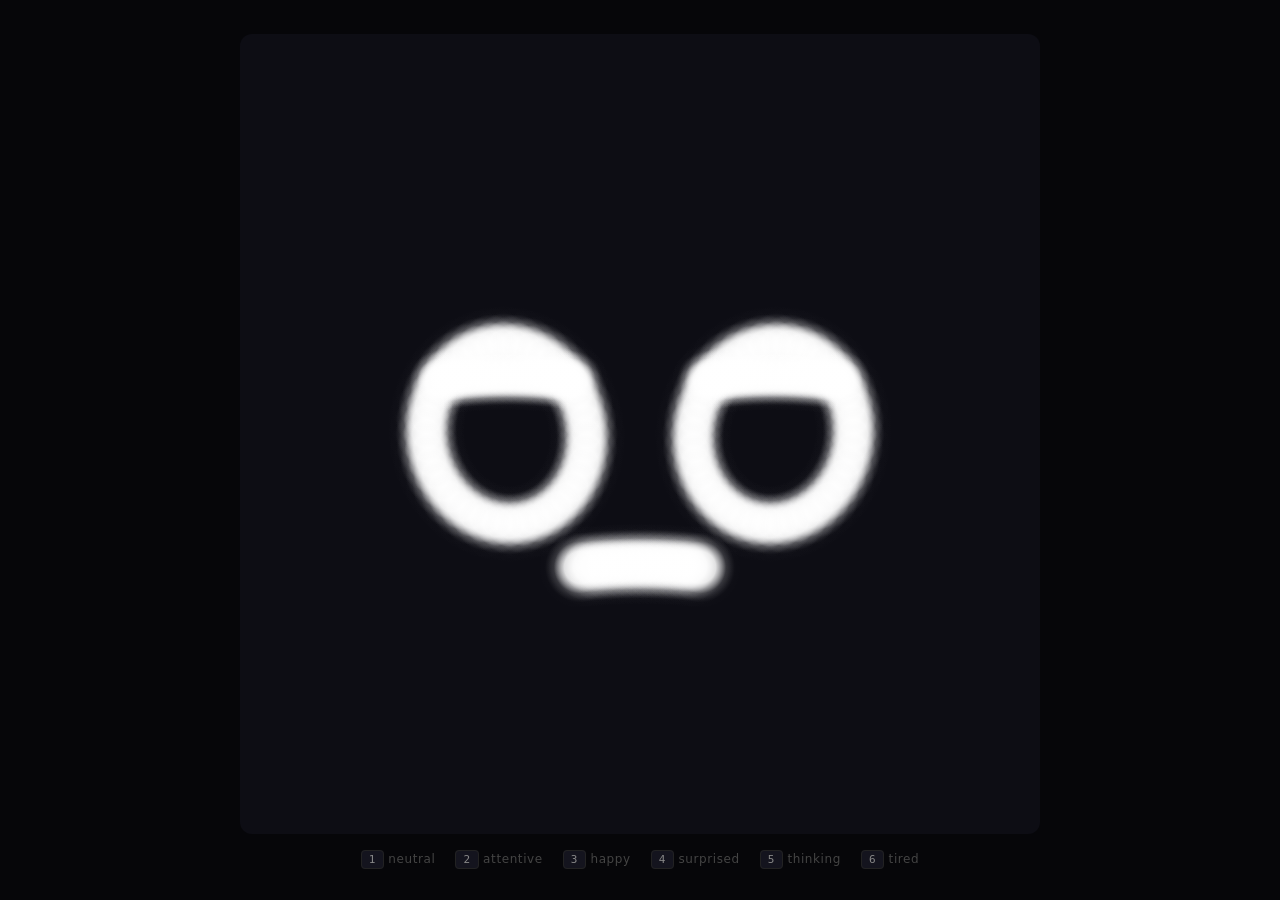
<file: index.html>
<!DOCTYPE html>
<html lang="en">
<head>
  <meta charset="UTF-8">
  <meta name="viewport" content="width=device-width, initial-scale=1.0">
  <title>R1 Face — Gaussian Splats</title>
  <style>
    *, *::before, *::after { box-sizing: border-box; margin: 0; padding: 0; }
    html, body {
      width: 100%; height: 100%;
      background: #060609;
      display: flex;
      flex-direction: column;
      align-items: center;
      justify-content: center;
      font-family: system-ui, sans-serif;
    }
    canvas { display: block; border-radius: 12px; }
    #keys {
      margin-top: 18px;
      font-size: 12px;
      letter-spacing: 0.05em;
      color: #444;
      display: flex;
      gap: 20px;
    }
    kbd {
      font-family: monospace;
      background: #14141e;
      color: #888;
      padding: 2px 7px;
      border-radius: 4px;
      font-size: 11px;
      border: 1px solid #222;
    }
  </style>
</head>
<body>
  <canvas id="face" width="800" height="800"></canvas>
  <div id="keys">
    <span><kbd>1</kbd> neutral</span>
    <span><kbd>2</kbd> attentive</span>
    <span><kbd>3</kbd> happy</span>
    <span><kbd>4</kbd> surprised</span>
    <span><kbd>5</kbd> thinking</span>
    <span><kbd>6</kbd> tired</span>
  </div>
  <script src="face.js"></script>
  <script>
    const EMOTION_KEYS = ['neutral', 'attentive', 'happy', 'surprised', 'thinking', 'tired'];
    document.addEventListener('keydown', e => {
      const idx = parseInt(e.key, 10) - 1;
      if (idx >= 0 && idx < EMOTION_KEYS.length) setEmotion(EMOTION_KEYS[idx]);
    });
  </script>
</body>
</html>
</file>
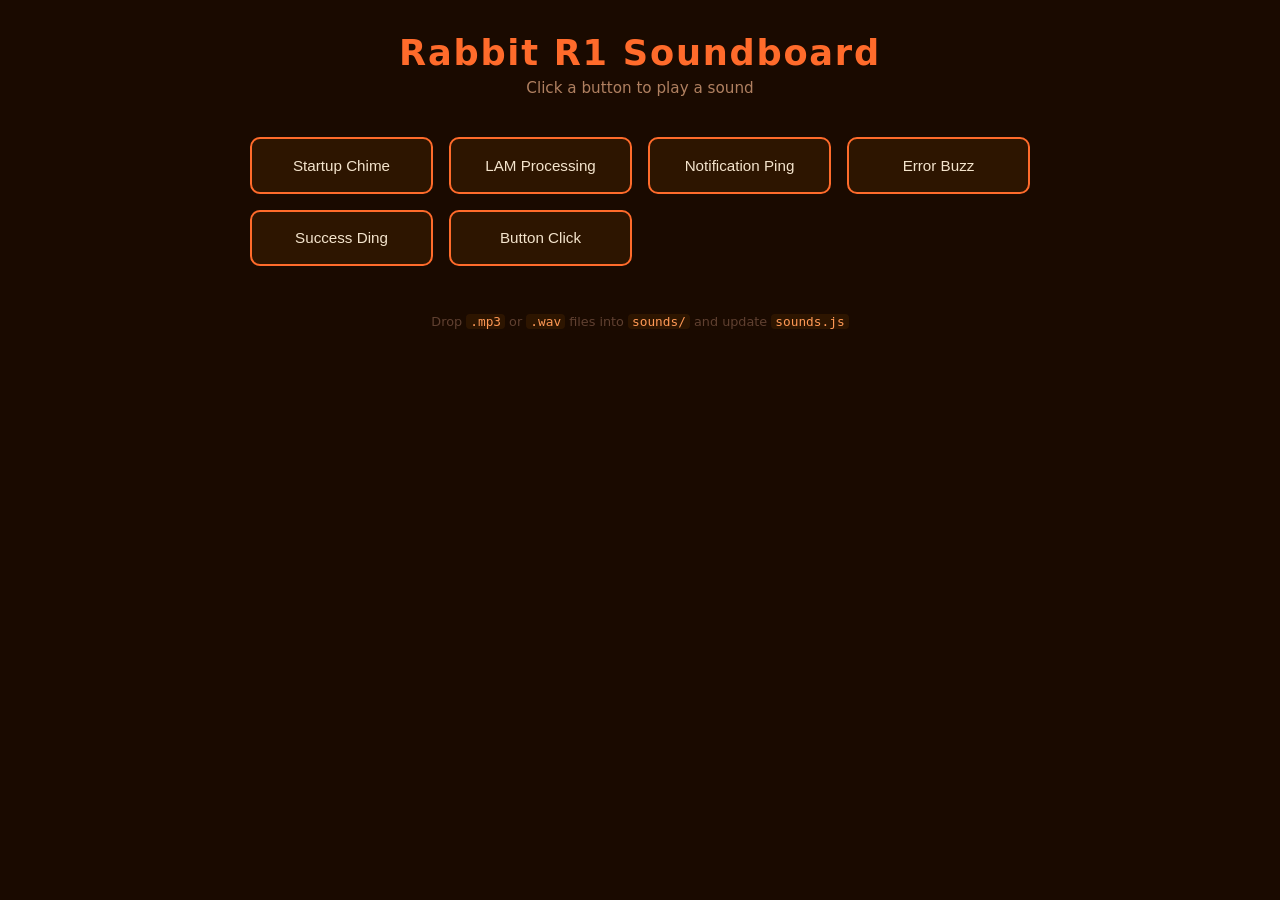
<file: soundboard/index.html>
<!DOCTYPE html>
<html lang="en">
<head>
  <meta charset="UTF-8" />
  <meta name="viewport" content="width=device-width, initial-scale=1.0" />
  <title>Rabbit R1 Soundboard</title>
  <link rel="stylesheet" href="style.css" />
</head>
<body>
  <header>
    <h1>Rabbit R1 Soundboard</h1>
    <p>Click a button to play a sound</p>
  </header>

  <main id="soundboard">
    <!-- Buttons are injected by app.js -->
  </main>

  <footer>
    <p>Drop <code>.mp3</code> or <code>.wav</code> files into <code>sounds/</code> and update <code>sounds.js</code></p>
  </footer>

  <script src="sounds.js"></script>
  <script src="app.js"></script>
</body>
</html>
</file>
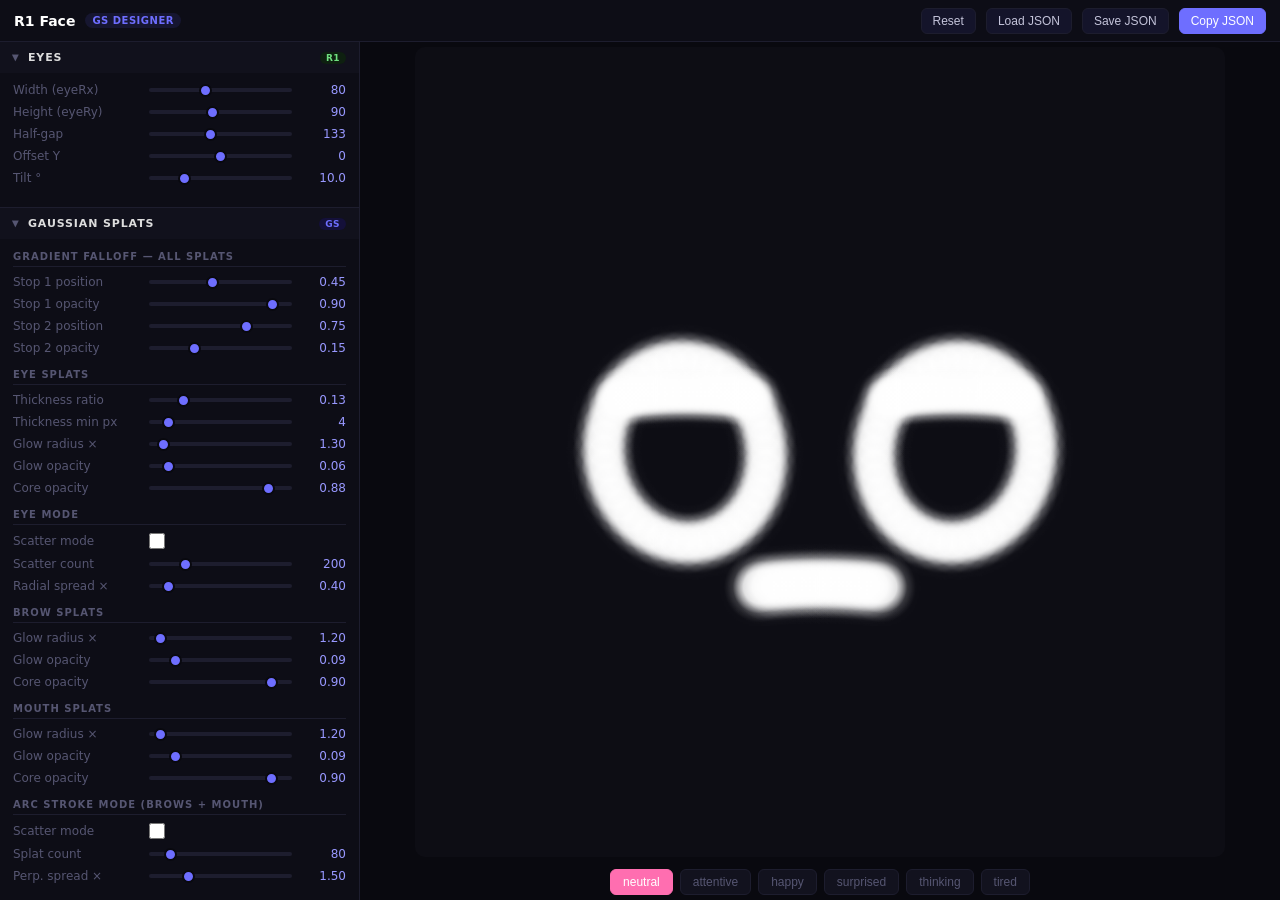
<file: designer.html>
<!DOCTYPE html>
<html lang="en">
<head>
  <meta charset="UTF-8">
  <meta name="viewport" content="width=device-width, initial-scale=1.0">
  <title>R1 GS Face Designer</title>
  <style>
    *, *::before, *::after { box-sizing: border-box; margin: 0; padding: 0; }
    :root {
      --bg:      #09090f;
      --panel:   #0d0d16;
      --sec:     #11111c;
      --border:  #1d1d2e;
      --accent:  #6e6eff;
      --acc2:    #ff6eb0;
      --text:    #c4c4da;
      --muted:   #565672;
      --val:     #9898ff;
      --r:       6px;
    }
    html, body { height: 100%; background: var(--bg); color: var(--text);
      font-family: system-ui, sans-serif; font-size: 13px; overflow: hidden; }

    /* ── layout ── */
    #app { display: grid; grid-template-rows: 42px 1fr;
           grid-template-columns: 360px 1fr; height: 100vh; }

    header { grid-column: 1/-1; display: flex; align-items: center; gap: 10px;
             padding: 0 14px; background: var(--panel); border-bottom: 1px solid var(--border); }
    header h1 { font-size: 14px; font-weight: 600; color: #fff; }
    .htag { font-size: 10px; padding: 2px 7px; border-radius: 10px;
            background: #161630; color: var(--accent); font-weight: 700; letter-spacing: .05em; }
    .spacer { flex: 1; }
    #save-status { font-size: 11px; color: var(--muted); min-width: 44px; }
    header button { font-size: 12px; padding: 5px 11px; border-radius: var(--r);
                    border: 1px solid var(--border); background: #14142a; color: var(--text);
                    cursor: pointer; transition: background .15s; white-space: nowrap; }
    header button:hover { background: #1e1e3a; }
    header button.primary { background: var(--accent); border-color: var(--accent); color: #fff; }
    header button.primary:hover { background: #5858ee; }

    /* ── panel ── */
    #panel { background: var(--panel); border-right: 1px solid var(--border);
             overflow-y: auto; overflow-x: hidden; }
    #panel::-webkit-scrollbar { width: 4px; }
    #panel::-webkit-scrollbar-thumb { background: var(--border); border-radius: 2px; }

    /* ── sections ── */
    .section { border-bottom: 1px solid var(--border); }
    .sec-head { display: flex; align-items: center; gap: 8px; padding: 9px 13px;
                cursor: pointer; background: var(--sec); user-select: none; transition: background .1s; }
    .sec-head:hover { background: #15152a; }
    .sec-label { font-weight: 700; font-size: 11px; letter-spacing: .08em;
                 text-transform: uppercase; color: #ddd; flex: 1; }
    .chevron { color: var(--muted); font-size: 9px; transition: transform .18s; }
    .section.open .chevron { transform: rotate(90deg); }
    .badge { font-size: 9px; padding: 1px 6px; border-radius: 8px; font-weight: 700; letter-spacing: .05em; }
    .badge-GS { background: #14103a; color: var(--accent); }
    .badge-R1 { background: #0e2010; color: #70e080; }

    .sec-body { display: none; padding: 10px 13px 14px; }
    .section.open .sec-body { display: block; }

    /* ── rows ── */
    .row { display: grid; grid-template-columns: 128px 1fr 46px;
           align-items: center; gap: 8px; margin-bottom: 8px; }
    .row label { color: var(--muted); font-size: 12px; overflow: hidden;
                 text-overflow: ellipsis; white-space: nowrap; }
    .row .val { color: var(--val); font-size: 12px; text-align: right;
                font-variant-numeric: tabular-nums; }

    input[type=range] { -webkit-appearance: none; appearance: none; width: 100%;
                        height: 4px; background: var(--border); border-radius: 2px; outline: none; }
    input[type=range]::-webkit-slider-thumb { -webkit-appearance: none; width: 13px; height: 13px;
      border-radius: 50%; background: var(--accent); cursor: pointer; border: 2px solid var(--bg); }

    .row.check-row { grid-template-columns: 128px 1fr; }
    .row.check-row input[type=checkbox] { width: 16px; height: 16px;
      accent-color: var(--accent); cursor: pointer; }

    .row.color-row input[type=color] { width: 100%; height: 26px; border: 1px solid var(--border);
      border-radius: 4px; background: none; cursor: pointer; padding: 2px; }

    .sublabel { font-size: 10px; font-weight: 700; letter-spacing: .1em; text-transform: uppercase;
                color: var(--muted); margin: 14px 0 8px; padding-bottom: 4px;
                border-bottom: 1px solid var(--border); }
    .sublabel:first-child { margin-top: 2px; }

    /* ── emotion tabs ── */
    .emo-tabs { display: flex; flex-wrap: wrap; gap: 5px; margin-bottom: 12px; }
    .emo-tab { padding: 4px 10px; border-radius: var(--r); border: 1px solid var(--border);
               background: transparent; color: var(--muted); font-size: 12px;
               cursor: pointer; transition: all .15s; }
    .emo-tab:hover { border-color: var(--accent); color: var(--text); }
    .emo-tab.active { background: var(--accent); border-color: var(--accent); color: #fff; }

    /* ── preview ── */
    #preview { display: flex; flex-direction: column; align-items: center;
               justify-content: center; gap: 12px; background: var(--bg); }
    canvas { display: block; border-radius: 10px;
             width:  min(calc(100vw - 360px - 48px), calc(100vh - 42px - 48px));
             height: min(calc(100vw - 360px - 48px), calc(100vh - 42px - 48px)); }
    #prev-bar { display: flex; gap: 7px; flex-wrap: wrap; justify-content: center; }
    #prev-bar button { padding: 5px 12px; border-radius: var(--r); border: 1px solid var(--border);
                       background: #12121e; color: var(--muted); font-size: 12px;
                       cursor: pointer; transition: all .15s; }
    #prev-bar button:hover { border-color: var(--acc2); color: var(--text); }
    #prev-bar button.active { background: var(--acc2); border-color: var(--acc2); color: #fff; }
  </style>
</head>
<body>
<div id="app">
  <header>
    <h1>R1 Face</h1>
    <span class="htag">GS DESIGNER</span>
    <span class="spacer"></span>
    <span id="save-status"></span>
    <button id="btn-reset">Reset</button>
    <button id="btn-load">Load JSON</button>
    <button id="btn-save">Save JSON</button>
    <button id="btn-copy" class="primary">Copy JSON</button>
    <input type="file" id="file-input" accept=".json" style="display:none">
  </header>
  <div id="panel"></div>
  <div id="preview">
    <canvas id="face" width="800" height="800"></canvas>
    <div id="prev-bar"></div>
  </div>
</div>

<script src="face.js"></script>
<script>
(function () {
'use strict';

const { P, GS, EM, S } = window.faceAPI;

const EMOTIONS   = ['neutral','attentive','happy','surprised','thinking','tired'];
const SCALED_P   = ['eyeRx','eyeRy','eyeHalfGap','browXSpan','browThick','mouthThick','lookMax'];
const SCALED_EM  = ['browYL','browYR','browCL','browCR','eyeYShift','mouthY','mouthW','mouthC','mouthOpen'];
const LS_KEY     = 'r1gs-state-v2';

let editEmotion = 'neutral';

// Snapshot of factory defaults for Reset (must come after editEmotion is declared)
const DEFAULTS = JSON.parse(JSON.stringify(exportState()));

// ── EXPORT / IMPORT ────────────────────────────────────────────────────────

function exportState() {
  const pOut = {};
  for (const k in P) {
    if (SCALED_P.includes(k))   pOut[k] = +(P[k] / S).toFixed(3);
    else if (Array.isArray(P[k])) pOut[k] = [...P[k]];
    else                          pOut[k] = P[k];
  }
  const emOut = {};
  for (const emo in EM) {
    emOut[emo] = {};
    for (const k in EM[emo])
      emOut[emo][k] = SCALED_EM.includes(k) ? +(EM[emo][k] / S).toFixed(3) : EM[emo][k];
  }
  return { editEmotion, P: pOut, GS: { ...GS }, EM: emOut };
}

function importState(data) {
  if (data.editEmotion && EMOTIONS.includes(data.editEmotion))
    editEmotion = data.editEmotion;

  if (data.P) {
    for (const k in data.P) {
      if (!(k in P)) continue;
      if (SCALED_P.includes(k))      P[k] = data.P[k] * S;
      else if (Array.isArray(P[k])) { P[k][0] = data.P[k][0]; P[k][1] = data.P[k][1]; P[k][2] = data.P[k][2]; }
      else                           P[k] = data.P[k];
    }
  }
  if (data.GS)
    for (const k in data.GS) { if (k in GS) GS[k] = data.GS[k]; }

  if (data.EM)
    for (const emo in data.EM) {
      if (!EM[emo]) continue;
      for (const k in data.EM[emo])
        if (k in EM[emo])
          EM[emo][k] = SCALED_EM.includes(k) ? data.EM[emo][k] * S : data.EM[emo][k];
    }

  buildPanel();
  setEmotion(editEmotion);
}

// ── PERSISTENCE ────────────────────────────────────────────────────────────

let saveTimer;
function scheduleSave() {
  clearTimeout(saveTimer);
  saveTimer = setTimeout(() => {
    localStorage.setItem(LS_KEY, JSON.stringify(exportState()));
    const el = document.getElementById('save-status');
    if (el) { el.textContent = '● saved'; setTimeout(() => { el.textContent = ''; }, 1400); }
  }, 600);
}

function tryRestoreStorage() {
  try {
    const raw = localStorage.getItem(LS_KEY);
    if (raw) importState(JSON.parse(raw));
  } catch (_) { /* ignore corrupt data */ }
}

// ── CONTROL BUILDERS ───────────────────────────────────────────────────────

function fmt(v, step) {
  if (step >= 1)   return Math.round(v).toString();
  if (step >= 0.1) return v.toFixed(1);
  return v.toFixed(2);
}

// Slider that reads/writes obj[key], optionally scaling the stored value.
function makeRow(label, obj, key, min, max, step, storeScale) {
  storeScale = storeScale || 1;
  const row = document.createElement('div');
  row.className = 'row';
  const lbl = document.createElement('label');
  lbl.textContent = label; lbl.title = label;
  const inp = document.createElement('input');
  inp.type = 'range'; inp.min = min; inp.max = max; inp.step = step;
  inp.value = obj[key] / storeScale;
  const val = document.createElement('span');
  val.className = 'val';
  val.textContent = fmt(obj[key] / storeScale, step);
  inp.addEventListener('input', () => {
    const v = parseFloat(inp.value);
    obj[key] = v * storeScale;
    val.textContent = fmt(v, step);
    scheduleSave();
  });
  row.append(lbl, inp, val);
  return row;
}

// Checkbox — stores 0 or 1 into obj[key].
function makeCheck(label, obj, key) {
  const row = document.createElement('div');
  row.className = 'row check-row';
  const lbl = document.createElement('label');
  lbl.textContent = label;
  const inp = document.createElement('input');
  inp.type = 'checkbox'; inp.checked = !!obj[key];
  inp.addEventListener('change', () => { obj[key] = inp.checked ? 1 : 0; scheduleSave(); });
  row.append(lbl, inp);
  return row;
}

// Colour picker — obj[key] is either a hex string or an [r,g,b] array.
function makeColor(label, P_key) {
  const row = document.createElement('div');
  row.className = 'row color-row';
  const lbl = document.createElement('label');
  lbl.textContent = label;
  const inp = document.createElement('input');
  inp.type = 'color';
  if (typeof P[P_key] === 'string') {
    inp.value = P[P_key];
    inp.addEventListener('input', () => { P[P_key] = inp.value; scheduleSave(); });
  } else {
    const toHex = a => '#' + a.map(c => c.toString(16).padStart(2,'0')).join('');
    inp.value = toHex(P[P_key]);
    inp.addEventListener('input', () => {
      const h = inp.value;
      P[P_key][0] = parseInt(h.slice(1,3),16);
      P[P_key][1] = parseInt(h.slice(3,5),16);
      P[P_key][2] = parseInt(h.slice(5,7),16);
      scheduleSave();
    });
  }
  const sp = document.createElement('span');
  row.append(lbl, inp, sp);
  return row;
}

function sublabel(text, parent) {
  const d = document.createElement('div');
  d.className = 'sublabel'; d.textContent = text;
  parent.appendChild(d);
}

function makeSection(title, badge, open, buildFn) {
  const sec  = document.createElement('div');
  sec.className = 'section' + (open ? ' open' : '');
  sec.dataset.title = title;

  const head = document.createElement('div');
  head.className = 'sec-head';
  const chev = document.createElement('span');
  chev.className = 'chevron'; chev.textContent = '▶';
  const lbl  = document.createElement('span');
  lbl.className = 'sec-label'; lbl.textContent = title;
  head.append(chev, lbl);
  if (badge) {
    const b = document.createElement('span');
    b.className = `badge badge-${badge}`; b.textContent = badge;
    head.appendChild(b);
  }
  const body = document.createElement('div');
  body.className = 'sec-body';
  buildFn(body);

  head.addEventListener('click', () => sec.classList.toggle('open'));
  sec.append(head, body);
  return sec;
}

// ── BUILD PANEL ────────────────────────────────────────────────────────────

const panel = document.getElementById('panel');

function buildPanel() {
  // Remember which sections were open before rebuild
  const wasOpen = new Set(
    [...panel.querySelectorAll('.section.open')].map(s => s.dataset.title)
  );
  const firstBuild = wasOpen.size === 0;
  const isOpen = t => firstBuild
    ? (t === 'Eyes' || t === 'Gaussian Splats' || t === 'Emotions')
    : wasOpen.has(t);

  panel.innerHTML = '';

  // ── EYES ──
  panel.appendChild(makeSection('Eyes', 'R1', isOpen('Eyes'), b => {
    b.appendChild(makeRow('Width (eyeRx)',  P, 'eyeRx',      5,  200, 1, 1));
    b.appendChild(makeRow('Height (eyeRy)', P, 'eyeRy',      5,  200, 1, 1));
    b.appendChild(makeRow('Half-gap',       P, 'eyeHalfGap', 10, 300, 1, 1));
    b.appendChild(makeRow('Offset Y',       P, 'eyeOffsetY',-150,150, 1, 1));
    b.appendChild(makeRow('Tilt °',         P, 'eyeTilt',    0,   45, 0.5));
  }));

  // ── GAUSSIAN SPLATS ──
  panel.appendChild(makeSection('Gaussian Splats', 'GS', isOpen('Gaussian Splats'), b => {
    sublabel('Gradient Falloff — all splats', b);
    b.appendChild(makeRow('Stop 1 position',  GS, 'gradStop1Pos',   0.10, 0.90, 0.01));
    b.appendChild(makeRow('Stop 1 opacity',   GS, 'gradStop1Alpha', 0.00, 1.00, 0.01));
    b.appendChild(makeRow('Stop 2 position',  GS, 'gradStop2Pos',   0.20, 0.99, 0.01));
    b.appendChild(makeRow('Stop 2 opacity',   GS, 'gradStop2Alpha', 0.00, 0.50, 0.01));

    sublabel('Eye Splats', b);
    b.appendChild(makeRow('Thickness ratio',  GS, 'eyeThickRatio',  0.03, 0.50, 0.01));
    b.appendChild(makeRow('Thickness min px', GS, 'eyeThickMin',    1,    30,   1));
    b.appendChild(makeRow('Glow radius ×',    GS, 'eyeGlowMult',    1.00, 6.00, 0.05));
    b.appendChild(makeRow('Glow opacity',     GS, 'eyeGlowAlpha',   0.00, 0.60, 0.01));
    b.appendChild(makeRow('Core opacity',     GS, 'eyeCoreAlpha',   0.10, 1.00, 0.01));
    sublabel('Eye Mode', b);
    b.appendChild(makeCheck('Scatter mode',   GS, 'eyeMode'));
    b.appendChild(makeRow('Scatter count',    GS, 'eyeScatterCount', 20, 800, 10));
    b.appendChild(makeRow('Radial spread ×',  GS, 'eyeSpread',       0.0, 4.0, 0.05));

    sublabel('Brow Splats', b);
    b.appendChild(makeRow('Glow radius ×',    GS, 'browGlowMult',   1.00, 6.00, 0.05));
    b.appendChild(makeRow('Glow opacity',     GS, 'browGlowAlpha',  0.00, 0.60, 0.01));
    b.appendChild(makeRow('Core opacity',     GS, 'browCoreAlpha',  0.10, 1.00, 0.01));

    sublabel('Mouth Splats', b);
    b.appendChild(makeRow('Glow radius ×',    GS, 'mouthGlowMult',  1.00, 6.00, 0.05));
    b.appendChild(makeRow('Glow opacity',     GS, 'mouthGlowAlpha', 0.00, 0.60, 0.01));
    b.appendChild(makeRow('Core opacity',     GS, 'mouthCoreAlpha', 0.10, 1.00, 0.01));

    sublabel('Arc Stroke Mode (brows + mouth)', b);
    b.appendChild(makeCheck('Scatter mode',   GS, 'strokeMode'));
    b.appendChild(makeRow('Splat count',      GS, 'strokeCount',    10, 600, 10));
    b.appendChild(makeRow('Perp. spread ×',   GS, 'strokeSpread',   0.0, 6.0, 0.05));
  }));

  // ── BROWS ──
  panel.appendChild(makeSection('Brows', 'R1', isOpen('Brows'), b => {
    b.appendChild(makeRow('Half-width',      P, 'browXSpan',  5, 250, 1, 1));
    b.appendChild(makeRow('Stroke thick',    P, 'browThick',  1,  50, 0.5, 1));
  }));

  // ── MOUTH ──
  panel.appendChild(makeSection('Mouth', 'R1', isOpen('Mouth'), b => {
    b.appendChild(makeRow('Stroke thick',    P, 'mouthThick', 1,  50, 0.5, 1));
  }));

  // ── COLOURS ──
  panel.appendChild(makeSection('Colours', 'R1', isOpen('Colours'), b => {
    b.appendChild(makeColor('Background', 'bgColor'));
    b.appendChild(makeColor('Eyes',       'eyeColor'));
    b.appendChild(makeColor('Brows',      'browColor'));
    b.appendChild(makeColor('Mouth',      'mouthColor'));
  }));

  // ── ANIMATION ──
  panel.appendChild(makeSection('Animation', 'R1', isOpen('Animation'), b => {
    sublabel('Gaze', b);
    b.appendChild(makeRow('Look range',   P, 'lookMax',      0, 200, 1, 1));
    b.appendChild(makeRow('Move min ms',  P, 'lookDurMin',  50, 800,  10));
    b.appendChild(makeRow('Move max ms',  P, 'lookDurMax', 100,2000,  10));
    b.appendChild(makeRow('Wait min ms',  P, 'lookWaitMin', 100,5000, 100));
    b.appendChild(makeRow('Wait max ms',  P, 'lookWaitMax', 200,8000, 100));
    b.appendChild(makeRow('Hold min ms',  P, 'lookHoldMin',  50,3000,  50));
    b.appendChild(makeRow('Hold max ms',  P, 'lookHoldMax', 100,6000, 100));
    sublabel('Blink', b);
    b.appendChild(makeRow('Wait min ms',  P, 'blinkWaitMin', 200, 8000, 100));
    b.appendChild(makeRow('Wait max ms',  P, 'blinkWaitMax', 500,12000, 100));
  }));

  // ── EMOTIONS ──
  panel.appendChild(makeSection('Emotions', 'R1', isOpen('Emotions'), b => {
    const tabs = document.createElement('div');
    tabs.className = 'emo-tabs';

    const sliderWrap = document.createElement('div');

    function switchEmo(key) {
      editEmotion = key;
      setEmotion(key);
      tabs.querySelectorAll('.emo-tab').forEach(t => t.classList.toggle('active', t.textContent === key));
      syncPrevBar(key);
      buildEmoSliders();
    }

    EMOTIONS.forEach(key => {
      const btn = document.createElement('button');
      btn.className = 'emo-tab' + (key === editEmotion ? ' active' : '');
      btn.textContent = key;
      btn.addEventListener('click', () => switchEmo(key));
      tabs.appendChild(btn);
    });

    function buildEmoSliders() {
      sliderWrap.innerHTML = '';
      const e = EM[editEmotion];
      const add = (lbl, k, mn, mx, st, sc) =>
        sliderWrap.appendChild(makeRow(lbl, e, k, mn, mx, st, sc ? S : 1));

      sublabel('Eyes', sliderWrap);
      add('Height scale',   'eyeRyScale',  0.3, 2.0, 0.05);
      add('Y shift (ref)',  'eyeYShift',  -20,  20,  1, true);
      add('Lid rest',       'lidRest',    0.0, 0.6,  0.01);
      add('Blink rate ×',   'blinkMult',  0.1, 3.0,  0.1);
      sublabel('Brows', sliderWrap);
      add('Left Y (ref)',   'browYL',     -80,  40,  1, true);
      add('Right Y (ref)',  'browYR',     -80,  40,  1, true);
      add('Left arch',      'browCL',      -6,  20,  0.5, true);
      add('Right arch',     'browCR',      -6,  20,  0.5, true);
      add('Angle °',        'browAngle',  -20,  20,  0.5);
      sublabel('Mouth', sliderWrap);
      add('Y offset (ref)', 'mouthY',      0, 130,   1, true);
      add('Width (ref)',    'mouthW',      4,   80,   1, true);
      add('Curve (ref)',    'mouthC',    -20,   20,   0.5, true);
      add('Open (ref)',     'mouthOpen',   0,   50,   1, true);
      sublabel('Transition', sliderWrap);
      add('Duration ms',    'transDur',   50, 2000,  50);
    }

    b.append(tabs, sliderWrap);
    buildEmoSliders();
  }));

  buildPrevBar();
}

// ── PREVIEW BAR ────────────────────────────────────────────────────────────

const prevBar = document.getElementById('prev-bar');

function buildPrevBar() {
  prevBar.innerHTML = '';
  EMOTIONS.forEach(key => {
    const btn = document.createElement('button');
    btn.textContent = key;
    btn.classList.toggle('active', key === window.faceAPI.st.emoKey);
    btn.addEventListener('click', () => {
      setEmotion(key);
      syncPrevBar(key);
      // Sync the panel emotion tab too
      editEmotion = key;
      panel.querySelectorAll('.emo-tab').forEach(t => t.classList.toggle('active', t.textContent === key));
    });
    prevBar.appendChild(btn);
  });
}

function syncPrevBar(key) {
  prevBar.querySelectorAll('button').forEach(b => b.classList.toggle('active', b.textContent === key));
}

// Keyboard 1–6
document.addEventListener('keydown', ev => {
  const idx = parseInt(ev.key, 10) - 1;
  if (idx >= 0 && idx < EMOTIONS.length) {
    const key = EMOTIONS[idx];
    setEmotion(key);
    syncPrevBar(key);
  }
});

// ── HEADER BUTTONS ─────────────────────────────────────────────────────────

// Copy JSON → clipboard
document.getElementById('btn-copy').addEventListener('click', () => {
  navigator.clipboard.writeText(JSON.stringify(exportState(), null, 2)).then(() => {
    const btn = document.getElementById('btn-copy');
    const orig = btn.textContent;
    btn.textContent = 'Copied!';
    setTimeout(() => { btn.textContent = orig; }, 1400);
  });
});

// Save JSON → download file
document.getElementById('btn-save').addEventListener('click', () => {
  const blob = new Blob([JSON.stringify(exportState(), null, 2)], { type: 'application/json' });
  const url  = URL.createObjectURL(blob);
  const a    = document.createElement('a');
  a.href = url;
  a.download = `r1-face-${new Date().toISOString().slice(0,19).replace(/[T:]/g,'-')}.json`;
  a.click();
  URL.revokeObjectURL(url);
});

// Load JSON ← file picker
const fileInput = document.getElementById('file-input');
document.getElementById('btn-load').addEventListener('click', () => fileInput.click());
fileInput.addEventListener('change', () => {
  const file = fileInput.files[0];
  if (!file) return;
  const reader = new FileReader();
  reader.onload = ev => {
    try { importState(JSON.parse(ev.target.result)); }
    catch (e) { alert('Could not parse JSON: ' + e.message); }
  };
  reader.readAsText(file);
  fileInput.value = '';
});

// Reset → factory defaults
document.getElementById('btn-reset').addEventListener('click', () => {
  if (!confirm('Reset all parameters to defaults?')) return;
  importState(JSON.parse(JSON.stringify(DEFAULTS)));
  localStorage.removeItem(LS_KEY);
});

// ── INIT ───────────────────────────────────────────────────────────────────

tryRestoreStorage();
buildPanel();

})();
</script>
</body>
</html>
</file>
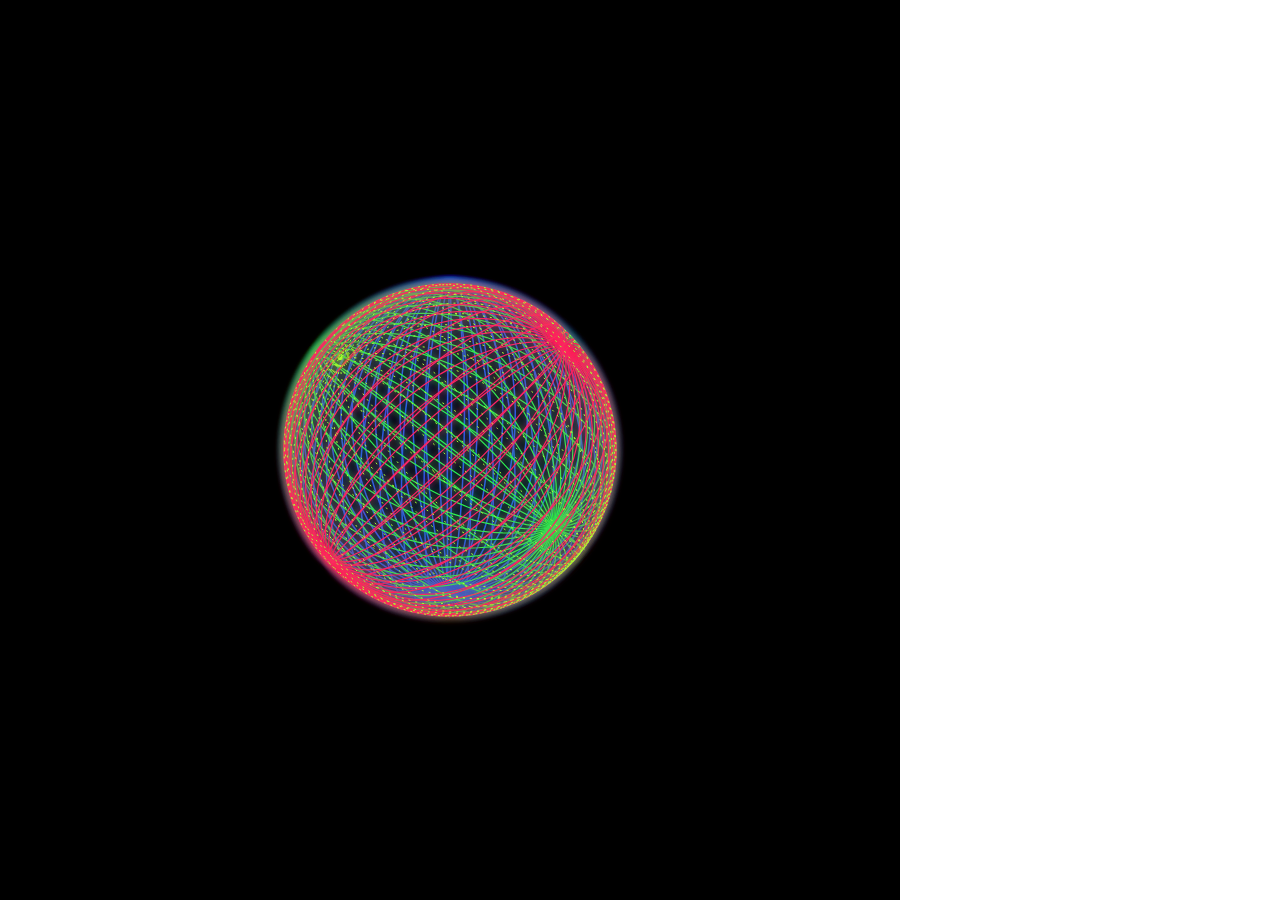
<file: mini.html>
<body style=margin:0><canvas id=c><script>
const q=document.getElementById('c'),x=q.getContext('2d');
let az=0,el=0,drag=0,daz=0,dx=0,dy=0,del=0,pt=0;
const f=(a,b)=>a[0]*b[0]+a[1]*b[1]+a[2]*b[2];
const g=(a,b)=>[a[1]*b[2]-a[2]*b[1],a[2]*b[0]-a[0]*b[2],a[0]*b[1]-a[1]*b[0]];
const h=(a,b)=>[a[0]-b[0],a[1]-b[1],a[2]-b[2]];
const nl=v=>{const l=Math.hypot(...v);return l<1e-9?[0,1,0]:v.map(c=>c/l)};
const ra=(v,a,t)=>{const c=Math.cos(t),s=Math.sin(t),d=f(v,a),r=g(a,v);return v.map((x,i)=>x*c+r[i]*s+a[i]*d*(1-c))};
const rx=(v,a)=>{const[c,s]=[Math.cos(a),Math.sin(a)];return[v[0],c*v[1]-s*v[2],s*v[1]+c*v[2]]};
const rz=(v,a)=>{const[c,s]=[Math.cos(a),Math.sin(a)];return[c*v[0]-s*v[1],s*v[0]+c*v[1],v[2]]};
const S=[[30,0,0,'#2255ff',1.5,[],.8e-4,0],[24,47,22,'#22ff55',1.2,[],.13e-3,1.05],[24,-47,-22,'#ff2266',1.2,[],.11e-3,2.3],[18,20,55,'#aaff33',1,[2,5],.18e-3,.7]];
let W=q.width=q.height=Math.min(innerWidth,innerHeight);
onresize=()=>{W=q.width=q.height=Math.min(innerWidth,innerHeight)};
q.addEventListener('touchstart',e=>{drag=1;dx=e.touches[0].clientX;dy=e.touches[0].clientY;daz=az;del=el;e.preventDefault()},{passive:0});
q.addEventListener('touchmove',e=>{az=daz+(e.touches[0].clientX-dx)*.005;el=Math.max(-1.3,Math.min(1.3,del+(dy-e.touches[0].clientY)*.005));e.preventDefault()},{passive:0});
q.addEventListener('touchend',()=>drag=0);
requestAnimationFrame(function loop(ts){
  const dt=ts-pt;pt=ts;
  if(!drag)az+=.0003*dt;
  const E=.4*Math.sin(ts*.00028)+el;
  const ce=Math.cos(E),se=Math.sin(E),ca=Math.cos(az),sa=Math.sin(az);
  const pos=[680*sa*ce,680*se,680*ca*ce];
  const fwd=nl(pos.map(v=>-v)),rgt=nl(g(fwd,[0,1,0])),up=nl(g(rgt,fwd));
  const FL=W*.6,cx=W/2,cy=W/2;
  const pr=p=>{const d=h(p,pos),xc=f(d,rgt),yc=f(d,up),zc=f(d,fwd);if(zc<.5)return 0;return[cx+FL*xc/zc,cy-FL*yc/zc]};
  x.fillStyle='#000';x.fillRect(0,0,W,W);
  S.forEach(([cnt,tx,tz,col,lw,dash,prc,ph])=>{
    const axis=nl(rx(rz([0,1,0],tz*Math.PI/180),tx*Math.PI/180));
    const perp=nl(g(axis,Math.abs(axis[0])<.9?[1,0,0]:[0,1,0]));
    x.strokeStyle=col;x.lineWidth=lw;x.shadowColor=col;x.shadowBlur=9;x.setLineDash(dash);
    for(let i=0;i<cnt;i++){
      const n=ra(perp,axis,i/cnt*Math.PI+ph+ts*prc),u=axis,v=nl(g(n,axis));
      x.beginPath();let pen=0,pv=0;
      for(let j=0;j<=72;j++){const t=j/72*6.283,c=Math.cos(t),s=Math.sin(t);const p=pr([200*(c*u[0]+s*v[0]),200*(c*u[1]+s*v[1]),200*(c*u[2]+s*v[2])]);if(!p){pv=1;continue}if(!pen||pv){x.moveTo(...p);pen=1}else x.lineTo(...p);pv=0}
      x.stroke();
    }
  });
  x.shadowBlur=0;x.setLineDash([]);
  requestAnimationFrame(loop);
});
</script>
</file>
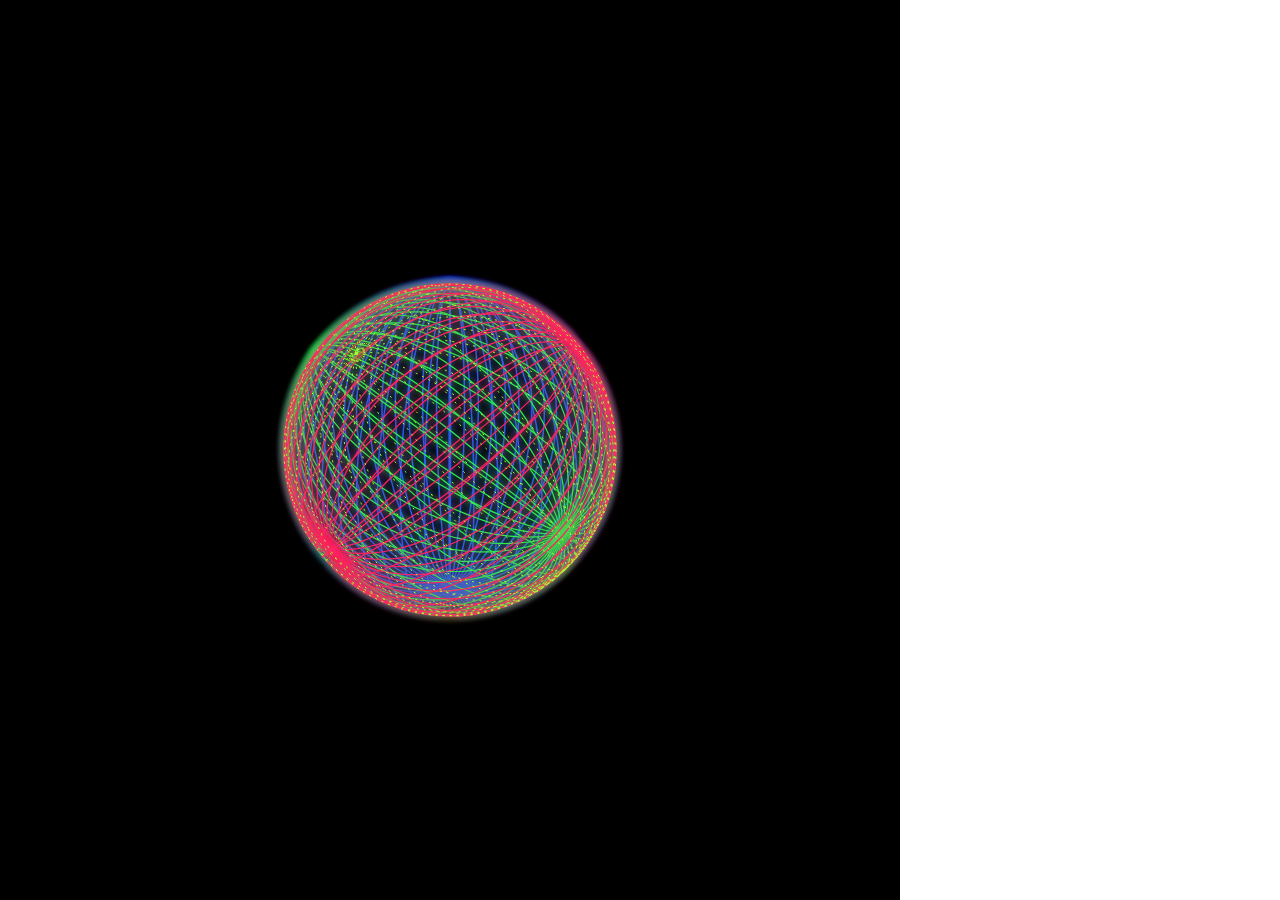
<file: mini3.html>
<body style=margin:0><canvas id=c><script>
const M=Math,q=c.getContext('2d');
const f=(a,b)=>a[0]*b[0]+a[1]*b[1]+a[2]*b[2],cr=(a,b)=>[a[1]*b[2]-a[2]*b[1],a[2]*b[0]-a[0]*b[2],a[0]*b[1]-a[1]*b[0]],sb=(a,b)=>[a[0]-b[0],a[1]-b[1],a[2]-b[2]],nl=v=>{const l=M.hypot(...v);return l<1e-9?[0,1,0]:v.map(x=>x/l)};
const ra=(v,a,t)=>{const c=M.cos(t),s=M.sin(t),d=f(v,a),r=cr(a,v);return v.map((x,i)=>x*c+r[i]*s+a[i]*d*(1-c))};
let az=0,el=0,drag=0,daz=0,dx=0,dy=0,de=0,pt=0,W;
const S=[[28,0,0,'#2255ff',1.5,[],.8e-4,0],[22,47,22,'#22ff55',1.2,[],.13e-3,1],[22,-47,-22,'#ff2266',1.2,[],.11e-3,2.3],[16,20,55,'#aaff33',1,[2,5],.18e-3,.7]];
const rs=()=>W=c.width=c.height=M.min(innerWidth,innerHeight);
rs();onresize=rs;
c.addEventListener('touchstart',e=>{drag=1;dx=e.touches[0].clientX;dy=e.touches[0].clientY;daz=az;de=el;e.preventDefault()},{passive:0});
c.addEventListener('touchmove',e=>{az=daz+(e.touches[0].clientX-dx)*.005;el=M.max(-1.3,M.min(1.3,de+(dy-e.touches[0].clientY)*.005));e.preventDefault()},{passive:0});
c.addEventListener('touchend',()=>drag=0);
requestAnimationFrame(function L(ts){
  if(!drag)az+=.0003*(ts-pt);pt=ts;
  const E=.4*M.sin(ts*.00028)+el,ce=M.cos(E),se=M.sin(E),pos=[680*M.sin(az)*ce,680*se,680*M.cos(az)*ce];
  const fwd=nl(pos.map(v=>-v)),rgt=nl(cr(fwd,[0,1,0])),up=nl(cr(rgt,fwd)),FL=W*.6,cx=W/2;
  const pr=p=>{const d=sb(p,pos),xc=f(d,rgt),yc=f(d,up),zc=f(d,fwd);return zc<.5?0:[cx+FL*xc/zc,cx-FL*yc/zc]};
  q.fillStyle='#000';q.fillRect(0,0,W,W);
  S.forEach(([cnt,tx,tz,col,lw,dash,prc,ph])=>{
    const D=M.PI/180,stx=M.sin(tx*D),ctx=M.cos(tx*D),stz=M.sin(tz*D),ctz=M.cos(tz*D);
    const axis=nl([-stz,ctx*ctz,stx*ctz]),perp=nl(cr(axis,M.abs(axis[0])<.9?[1,0,0]:[0,1,0]));
    q.strokeStyle=col;q.lineWidth=lw;q.shadowColor=col;q.shadowBlur=9;q.setLineDash(dash);
    for(let i=0;i<cnt;i++){
      const n=ra(perp,axis,i/cnt*M.PI+ph+ts*prc),u=axis,v=nl(cr(n,axis));
      q.beginPath();let pen=0,pv=0;
      for(let j=0;j<=64;j++){const t=j/64*6.283,p=pr([200*(M.cos(t)*u[0]+M.sin(t)*v[0]),200*(M.cos(t)*u[1]+M.sin(t)*v[1]),200*(M.cos(t)*u[2]+M.sin(t)*v[2])]);if(!p){pv=1;continue}pen&&!pv?q.lineTo(...p):q.moveTo(...p);pen=1;pv=0}
      q.stroke();
    }
  });
  q.shadowBlur=0;q.setLineDash([]);
  requestAnimationFrame(L);
});
</script>
</file>
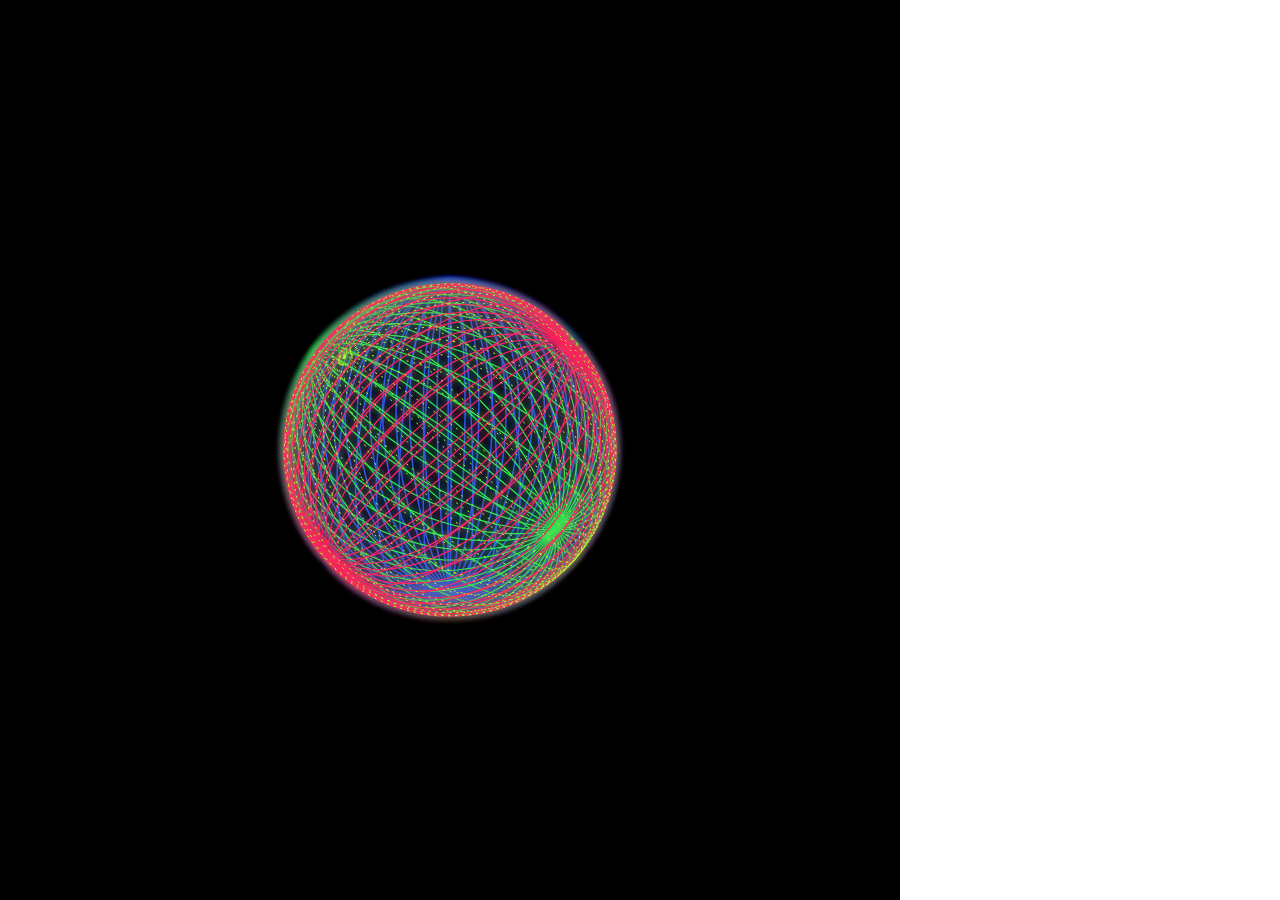
<file: mini4.html>
<body style=margin:0><canvas id=c style="touch-action:none"><script>
const M=Math,q=c.getContext('2d'),D=M.PI/180;
const f=(a,b)=>a[0]*b[0]+a[1]*b[1]+a[2]*b[2],cr=(a,b)=>[a[1]*b[2]-a[2]*b[1],a[2]*b[0]-a[0]*b[2],a[0]*b[1]-a[1]*b[0]],sb=(a,b)=>[a[0]-b[0],a[1]-b[1],a[2]-b[2]],nl=v=>{const l=M.hypot(...v);return l<1e-9?[0,1,0]:v.map(x=>x/l)};
const ra=(v,a,t)=>{const c=M.cos(t),s=M.sin(t),d=f(v,a),r=cr(a,v);return v.map((x,i)=>x*c+r[i]*s+a[i]*d*(1-c))};
let az=0,el=0,drag=0,daz=0,dx=0,dy=0,de=0,pt=0,W;
const S=[[28,0,0,'#2255ff',1.5,[],.8e-4,0],[22,47,22,'#22ff55',1.2,[],.13e-3,1],[22,-47,-22,'#ff2266',1.2,[],.11e-3,2.3],[16,20,55,'#aaff33',1,[2,5],.18e-3,.7]];
const rs=()=>W=c.width=c.height=M.min(innerWidth,innerHeight);rs();onresize=rs;
c.ontouchstart=e=>{drag=1;dx=e.touches[0].clientX;dy=e.touches[0].clientY;daz=az;de=el};
c.ontouchmove=e=>{az=daz+(e.touches[0].clientX-dx)*.005;el=M.max(-1.3,M.min(1.3,de+(dy-e.touches[0].clientY)*.005))};
c.ontouchend=()=>drag=0;
requestAnimationFrame(function L(ts){
  if(!drag)az+=.0003*(ts-pt);pt=ts;
  const E=.4*M.sin(ts*.00028)+el,ce=M.cos(E),se=M.sin(E),pos=[680*M.sin(az)*ce,680*se,680*M.cos(az)*ce];
  const fwd=nl(pos.map(v=>-v)),rgt=nl(cr(fwd,[0,1,0])),up=nl(cr(rgt,fwd)),FL=W*.6,cx=W/2;
  const pr=p=>{const d=sb(p,pos),xc=f(d,rgt),yc=f(d,up),zc=f(d,fwd);return zc<.5?0:[cx+FL*xc/zc,cx-FL*yc/zc]};
  q.fillStyle='#000';q.fillRect(0,0,W,W);
  S.forEach(([cnt,tx,tz,col,lw,dash,prc,ph])=>{
    const axis=nl([-M.sin(tz*D),M.cos(tx*D)*M.cos(tz*D),M.sin(tx*D)*M.cos(tz*D)]);
    const perp=nl(cr(axis,M.abs(axis[0])<.9?[1,0,0]:[0,1,0]));
    q.strokeStyle=col;q.lineWidth=lw;q.shadowColor=col;q.shadowBlur=9;q.setLineDash(dash);
    for(let i=0;i<cnt;i++){
      const n=ra(perp,axis,i/cnt*M.PI+ph+ts*prc),u=axis,v=nl(cr(n,axis));
      q.beginPath();let pen=0,pv=0;
      for(let j=0;j<=64;j++){const a=j/64*6.283,c=M.cos(a),s=M.sin(a),p=pr([200*(c*u[0]+s*v[0]),200*(c*u[1]+s*v[1]),200*(c*u[2]+s*v[2])]);if(!p){pv=1;continue}pen&&!pv?q.lineTo(...p):q.moveTo(...p);pen=1;pv=0}
      q.stroke();
    }
  });
  q.shadowBlur=0;q.setLineDash([]);
  requestAnimationFrame(L);
});
</script>
</file>
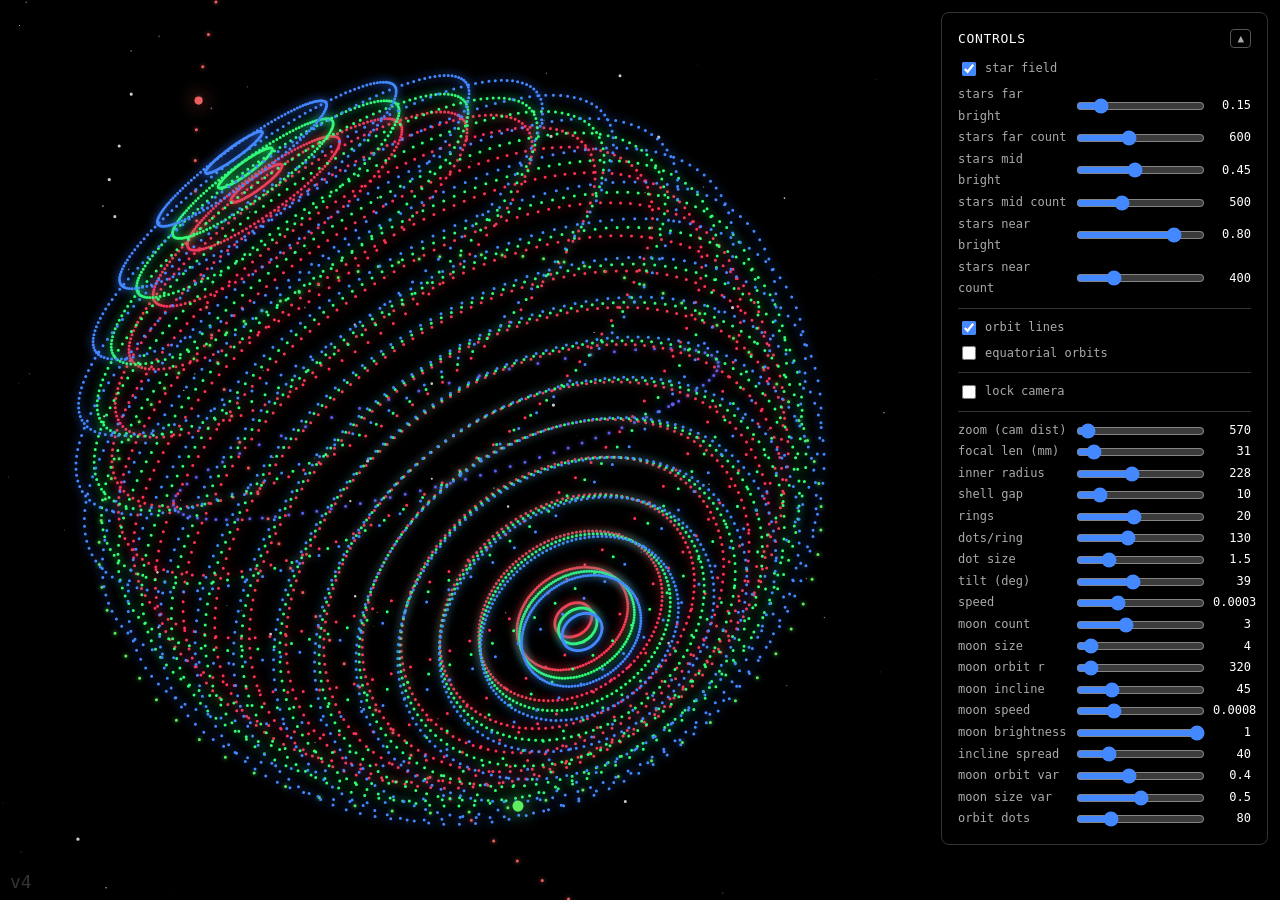
<file: orbital_sphere.html>
<!DOCTYPE html>
<body style="margin:0;background:#000;overflow:hidden">
<canvas id=c style="touch-action:none;display:block"></canvas>

<div id=panel style="position:fixed;top:12px;right:12px;background:rgba(0,0,0,.75);border:1px solid #333;border-radius:8px;padding:14px 16px;color:#ccc;font:12px/1.8 monospace;min-width:220px;user-select:none">
  <div style="display:flex;justify-content:space-between;align-items:center;margin-bottom:8px">
    <span style="color:#fff;font-size:13px;letter-spacing:.05em">CONTROLS</span>
    <button id=collapseBtn onclick="togglePanel()" style="background:none;border:1px solid #555;border-radius:4px;color:#aaa;cursor:pointer;font:11px monospace;padding:1px 6px;line-height:1.4">▲</button>
  </div>
  <div id=panelBody>
  <div style="margin-bottom:4px">
    <label style="display:flex;gap:6px;align-items:center;cursor:pointer">
      <input type=checkbox id=starToggle checked style="accent-color:#4488ff;width:14px;height:14px">
      <span style="color:#aaa">star field</span>
    </label>
  </div>
  <div id=starSliders></div>
  <div style="border-top:1px solid #333;margin:8px 0"></div>
  <div style="margin-bottom:4px">
    <label style="display:flex;gap:6px;align-items:center;cursor:pointer">
      <input type=checkbox id=orbitToggle checked style="accent-color:#4488ff;width:14px;height:14px">
      <span style="color:#aaa">orbit lines</span>
    </label>
  </div>
  <div style="margin-bottom:4px">
    <label style="display:flex;gap:6px;align-items:center;cursor:pointer">
      <input type=checkbox id=equatorialToggle style="accent-color:#4488ff;width:14px;height:14px">
      <span style="color:#aaa">equatorial orbits</span>
    </label>
  </div>
  <div style="border-top:1px solid #333;margin:8px 0"></div>
  <div style="margin-bottom:4px">
    <label style="display:flex;gap:6px;align-items:center;cursor:pointer">
      <input type=checkbox id=camLock style="accent-color:#4488ff;width:14px;height:14px">
      <span style="color:#aaa">lock camera</span>
    </label>
  </div>
  <div style="border-top:1px solid #333;margin:8px 0"></div>
  </div><!-- /panelBody -->
</div>

<div style="position:fixed;bottom:8px;left:10px;color:#333;font:18px monospace;pointer-events:none">v4</div>

<script>
let panelCollapsed=false;
function togglePanel(){
  panelCollapsed=!panelCollapsed;
  document.getElementById('panelBody').style.display=panelCollapsed?'none':'';
  document.getElementById('collapseBtn').textContent=panelCollapsed?'▼':'▲';
}
</script>

<script>
const M=Math,q=c.getContext('2d');
let az=0,el=0,drag=0,daz=0,mx=0,my=0,de=0,prev=0,W;

const lsGet=(k,fb)=>{const v=localStorage.getItem('gfx_'+k);return v===null?fb:v};
const lsSet=(k,v)=>localStorage.setItem('gfx_'+k,v);

let showStars=lsGet('showStars','true')==='true';
let showOrbit=lsGet('showOrbit','true')==='true';
let equatorialOrbits=lsGet('equatorialOrbits','false')==='true';

// three star layers: far (dim), mid, near (bright)
const starLayers=[
  {rMin:20000,rMax:28000,count:600,szMin:.3,szMax:.6, opacity:.15, label:'stars far'},
  {rMin:12000,rMax:18000,count:500,szMin:.4,szMax:.9, opacity:.45, label:'stars mid'},
  {rMin: 8000,rMax:11000,count:400,szMin:.5,szMax:1.7,opacity:.8,  label:'stars near'},
];
function genLayer(L){const a=[];for(let i=0;i<L.count;i++){const th=M.random()*6.283,ph=M.acos(2*M.random()-1);const r=L.rMin+M.random()*(L.rMax-L.rMin);const sz=L.szMin+M.random()*(L.szMax-L.szMin);a.push([r*M.sin(ph)*M.cos(th),r*M.sin(ph)*M.sin(th),r*M.cos(ph),sz]);}return a;}
starLayers.forEach((L,i)=>{
  L.opacity=parseFloat(lsGet('sl_opacity_'+i, L.opacity));
  L.count=parseInt(lsGet('sl_count_'+i, L.count));
  L.pts=genLayer(L);
});

const starToggleEl=document.getElementById('starToggle');
starToggleEl.checked=showStars;
starToggleEl.onchange=e=>{showStars=e.target.checked;lsSet('showStars',showStars);document.getElementById('starSliders').style.opacity=showStars?1:.4};

const orbitToggleEl=document.getElementById('orbitToggle');
orbitToggleEl.checked=showOrbit;
orbitToggleEl.onchange=e=>{showOrbit=e.target.checked;lsSet('showOrbit',showOrbit)};

const equatorialToggleEl=document.getElementById('equatorialToggle');
equatorialToggleEl.checked=equatorialOrbits;
equatorialToggleEl.onchange=e=>{equatorialOrbits=e.target.checked;lsSet('equatorialOrbits',equatorialOrbits)};

// star layer sliders (brightness + count per layer)
const starDiv=document.getElementById('starSliders');
starLayers.forEach((L,i)=>{
  const d=document.createElement('div');
  d.innerHTML=`
  <label style="display:flex;gap:6px;align-items:center">
    <span style="width:110px;color:#aaa">${L.label} bright</span>
    <input id=sbr_${i} type=range min=0 max=1 step=.01 value=${L.opacity} style="flex:1;accent-color:#4488ff">
    <span id=sbrL_${i} style="width:38px;text-align:right;color:#fff">${L.opacity.toFixed(2)}</span>
  </label>
  <label style="display:flex;gap:6px;align-items:center">
    <span style="width:110px;color:#aaa">${L.label} count</span>
    <input id=scnt_${i} type=range min=0 max=1500 step=10 value=${L.count} style="flex:1;accent-color:#4488ff">
    <span id=scntL_${i} style="width:38px;text-align:right;color:#fff">${L.count}</span>
  </label>`;
  starDiv.appendChild(d);
  d.querySelector('#sbr_'+i).oninput=e=>{L.opacity=parseFloat(e.target.value);document.getElementById('sbrL_'+i).textContent=L.opacity.toFixed(2);lsSet('sl_opacity_'+i,L.opacity)};
  d.querySelector('#scnt_'+i).oninput=e=>{L.count=parseInt(e.target.value);document.getElementById('scntL_'+i).textContent=L.count;L.pts=genLayer(L);lsSet('sl_count_'+i,L.count)};
});

// live params
const P={
  cam:   {v:570,  min:300, max:7200, label:'zoom (cam dist)'},
  fl:    {v:31,   min:14,  max:200, label:'focal len (mm)', step:1},
  r0:    {v:228,  min:100, max:400, label:'inner radius'},
  gap:   {v:10,   min:2,   max:60,  label:'shell gap'},
  N:     {v:20,   min:4,   max:40,  label:'rings',      int:true},
  SEG:   {v:130,  min:20,  max:300, label:'dots/ring',  int:true},
  dot:   {v:1.5,  min:.5,  max:5,   label:'dot size',   step:.1},
  tilt:  {v:39,   min:0,   max:90,  label:'tilt (deg)'},
  speed: {v:.0003,min:0,   max:.001,label:'speed',      step:.00005},
  moons: {v:3,    min:0,   max:8,   label:'moon count', int:true},
  moonSz:{v:4,    min:1,   max:50,  label:'moon size',  step:.5},
  moonR: {v:320,  min:150, max:2800, label:'moon orbit r'},
  moonInc:{v:45,  min:0,   max:180, label:'moon incline'},
  moonSpd:{v:.0008,min:0,  max:.003,label:'moon speed', step:.0001},
  moonBr: {v:1,    min:0,   max:1,   label:'moon brightness',step:.01},
  moonSpread:{v:40, min:0,  max:180, label:'incline spread'},
  moonRVar:  {v:.4,  min:0,   max:1,   label:'moon orbit var', step:.01},
  moonSzVar: {v:.5,  min:0,   max:1,   label:'moon size var', step:.01},
  orbitDots:{v:80,  min:10,  max:300, label:'orbit dots', int:true},
};
for(const [k,d] of Object.entries(P))d.v=d.int?parseInt(lsGet('p_'+k,d.v)):parseFloat(lsGet('p_'+k,d.v));

// build sliders
const panel=document.getElementById('panelBody');
for(const [k,d] of Object.entries(P)){
  const row=document.createElement('div');
  const step=d.step||(d.int?1:.5);
  row.innerHTML=`<label style="display:flex;gap:6px;align-items:center">
    <span style="width:110px;color:#aaa">${d.label}</span>
    <input type=range min=${d.min} max=${d.max} step=${step} value=${d.v} style="flex:1;accent-color:#4488ff">
    <span id=lbl_${k} style="width:38px;text-align:right;color:#fff">${d.v}</span>
  </label>`;
  panel.appendChild(row);
  const inp=row.querySelector('input');
  inp.oninput=()=>{
    d.v=d.int?parseInt(inp.value):parseFloat(inp.value);
    document.getElementById('lbl_'+k).textContent=d.v;
    lsSet('p_'+k,d.v);
    rebuild();
  };
}

const shells=[
  {color:'#ff3355',glow:'#ff2244'},
  {color:'#33ff77',glow:'#22ff66'},
  {color:'#4488ff',glow:'#3377ff'},
];

function rebuild(){
  const T=P.tilt.v*M.PI/180,ct=M.cos(T),st=M.sin(T);
  const N=P.N.v,SEG=P.SEG.v;
  shells.forEach((s,i)=>{
    const r=P.r0.v+i*P.gap.v;
    s.r=r;
    s.rings=Array.from({length:N},(_,ii)=>{
      const phi=M.PI*(ii+.5)/N-M.PI/2,y=r*M.sin(phi),rr=r*M.cos(phi);
      return Array.from({length:SEG+1},(_,j)=>{
        const t=j/SEG*6.283,x=rr*M.cos(t),z=rr*M.sin(t);
        return[x,y*ct-z*st,y*st+z*ct];
      });
    });
  });
}
rebuild();

const rs=()=>W=c.width=c.height=M.min(innerWidth,innerHeight);
rs();onresize=rs;

c.onmousedown=e=>{drag=1;mx=e.clientX;my=e.clientY;daz=az;de=el};
c.onmousemove=e=>{if(!drag)return;az=daz+(e.clientX-mx)*.005;el=M.max(-1.3,M.min(1.3,de+(my-e.clientY)*.005))};
c.onmouseup=c.onmouseleave=()=>drag=0;
c.ontouchstart=e=>{drag=1;mx=e.touches[0].clientX;my=e.touches[0].clientY;daz=az;de=el};
c.ontouchmove=e=>{az=daz+(e.touches[0].clientX-mx)*.005;el=M.max(-1.3,M.min(1.3,de+(my-e.touches[0].clientY)*.005))};
c.ontouchend=()=>drag=0;

const f=(a,b)=>a[0]*b[0]+a[1]*b[1]+a[2]*b[2];
const cr=(a,b)=>[a[1]*b[2]-a[2]*b[1],a[2]*b[0]-a[0]*b[2],a[0]*b[1]-a[1]*b[0]];
const sb=(a,b)=>[a[0]-b[0],a[1]-b[1],a[2]-b[2]];
const nl=v=>{const l=M.hypot(...v);return l<1e-9?[0,1,0]:v.map(x=>x/l)};

const oc=document.createElement('canvas');const oq=oc.getContext('2d');

requestAnimationFrame(function L(ts){
  const locked=camLock.checked;
  if(!drag&&!locked)az+=P.speed.v*(ts-prev);
  prev=ts;
  const E=locked?el:.3*M.sin(ts*.00028)+el,ce=M.cos(E),se=M.sin(E);
  const d=P.cam.v;
  const pos=[d*M.sin(az)*ce,d*se,d*M.cos(az)*ce];
  const fwd=nl(pos.map(v=>-v)),rgt=nl(cr(fwd,[0,1,0])),up=nl(cr(rgt,fwd));
  const FL=W*P.fl.v/36,cx=W/2;
  const pr=v=>{const dv=sb(v,pos),xc=f(dv,rgt),yc=f(dv,up),zc=f(dv,fwd);return zc<.5?null:[cx+FL*xc/zc,cx-FL*yc/zc]};

  q.fillStyle='#000';q.fillRect(0,0,W,W);

  if(showStars){
    q.shadowBlur=0;
    for(const layer of starLayers){
      if(layer.opacity===0)continue;
      q.fillStyle=`rgba(255,255,255,${layer.opacity})`;
      q.beginPath();
      for(const v of layer.pts){const p=pr(v);if(!p)continue;q.moveTo(p[0]+v[3],p[1]);q.arc(p[0],p[1],v[3],0,6.283);}
      q.fill();
    }
  }

  const mc=P.moons.v;
  const PHI=2.39996;
  // precompute per-moon orbital planes and colors
  const moonData=[];
  if(mc>0){
    const baseMr=P.moonR.v;
    const baseInc=equatorialOrbits?0:P.moonInc.v*M.PI/180,spread=equatorialOrbits?0:P.moonSpread.v*M.PI/180;
    for(let i=0;i<mc;i++){
      const mr=M.max(10,baseMr*(1+P.moonRVar.v*M.sin(i*PHI*2.1+0.7)));
      const ms=M.max(.5,P.moonSz.v*(1+P.moonSzVar.v*M.sin(i*PHI*1.7+3.1)));
      const hue=(i*360/mc)|0;
      const color=`hsl(${hue},80%,65%)`;
      const inc=baseInc+spread*M.sin(i*PHI+1.0);
      const node=i*PHI;
      const si=M.sin(inc),ci=M.cos(inc),sn=M.sin(node),cn=M.cos(node);
      const th=ts*P.moonSpd.v+6.283*i/mc;
      const ct=M.cos(th),st=M.sin(th);
      const mv=[mr*(cn*ct-sn*ci*st), mr*(si*st), mr*(sn*ct+cn*ci*st)];
      const behind=mv[0]*pos[0]+mv[1]*pos[1]+mv[2]*pos[2]<0;
      moonData.push({mv,color,behind,i,inc,si,ci,sn,cn,mr,ms});
    }
  }

  // orbit lines + back moons — drawn before planet dots (visible through gaps)
  if(mc>0){
    const od=P.orbitDots.v;
    q.globalAlpha=P.moonBr.v;
    for(const m of moonData){
      // orbit line
      if(showOrbit){
        q.shadowColor=m.color;q.shadowBlur=4;q.fillStyle=m.color;
        q.beginPath();
        for(let j=0;j<od;j++){
          const t=j/od*6.283,ct2=M.cos(t),st2=M.sin(t);
          const ov=[m.mr*(m.cn*ct2-m.sn*m.ci*st2), m.mr*(m.si*st2), m.mr*(m.sn*ct2+m.cn*m.ci*st2)];
          const p=pr(ov);if(!p)continue;
          q.moveTo(p[0]+1.5,p[1]);q.arc(p[0],p[1],1.5,0,6.283);
        }
        q.fill();
      }
      // back moon body
      if(m.behind){
        const p=pr(m.mv);if(!p)continue;
        q.shadowColor=m.color;q.shadowBlur=18;q.fillStyle=m.color;
        q.beginPath();q.arc(p[0],p[1],m.ms,0,6.283);q.fill();
      }
    }
    q.globalAlpha=1;
  }

  const dot=P.dot.v;
  for(const s of shells){
    q.fillStyle=s.color;q.shadowColor=s.glow;q.shadowBlur=8;
    q.beginPath();
    for(const ring of s.rings)
      for(const v of ring){const p=pr(v);if(!p)continue;q.moveTo(p[0]+dot,p[1]);q.arc(p[0],p[1],dot,0,6.283)}
    q.fill();
  }

  // front moons — drawn after planet dots
  if(mc>0){
    q.globalAlpha=P.moonBr.v;
    for(const m of moonData){
      if(m.behind)continue;
      const p=pr(m.mv);if(!p)continue;
      q.shadowColor=m.color;q.shadowBlur=18;q.fillStyle=m.color;
      q.beginPath();q.arc(p[0],p[1],m.ms,0,6.283);q.fill();
    }
    q.globalAlpha=1;
  }
  q.shadowBlur=0;
  requestAnimationFrame(L);
});
</script>
</file>
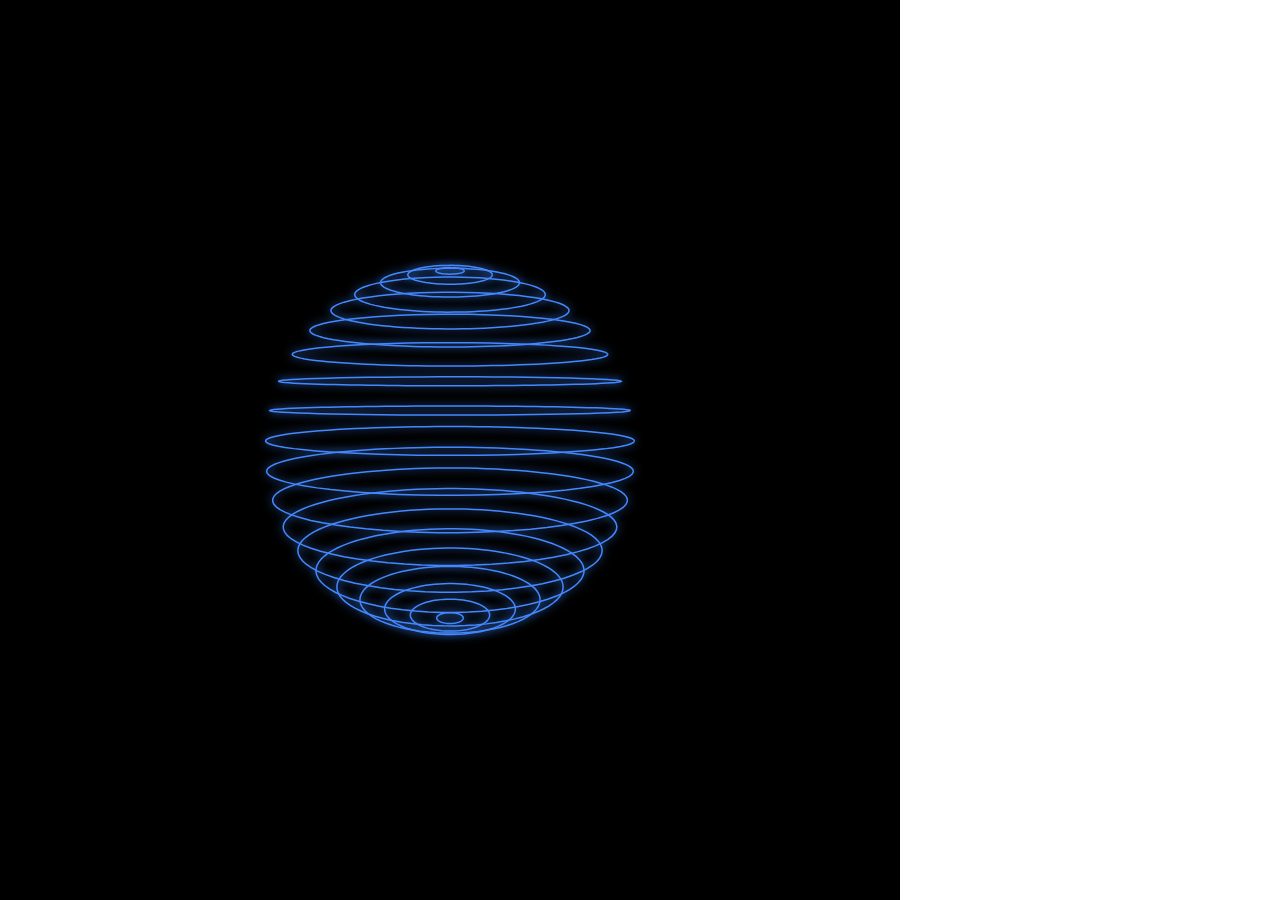
<file: v2.html>
<body style=margin:0><canvas id=c style="touch-action:none"><script>
const M=Math,q=c.getContext('2d'),R=220,N=20,SEG=80;
let az=0,el=0,drag=0,daz=0,dx=0,dy=0,de=0,prev=0,W;

const rings=Array.from({length:N},(_,i)=>{
  const phi=M.PI*(i+.5)/N-M.PI/2,y=R*M.sin(phi),r=R*M.cos(phi);
  return Array.from({length:SEG+1},(_,j)=>{const t=j/SEG*6.283;return[r*M.cos(t),y,r*M.sin(t)]});
});

const f=(a,b)=>a[0]*b[0]+a[1]*b[1]+a[2]*b[2],cr=(a,b)=>[a[1]*b[2]-a[2]*b[1],a[2]*b[0]-a[0]*b[2],a[0]*b[1]-a[1]*b[0]],sb=(a,b)=>[a[0]-b[0],a[1]-b[1],a[2]-b[2]],nl=v=>{const l=M.hypot(...v);return l<1e-9?[0,1,0]:v.map(x=>x/l)};

const rs=()=>W=c.width=c.height=M.min(innerWidth,innerHeight);rs();onresize=rs;
c.ontouchstart=e=>{drag=1;dx=e.touches[0].clientX;dy=e.touches[0].clientY;daz=az;de=el};
c.ontouchmove=e=>{az=daz+(e.touches[0].clientX-dx)*.005;el=M.max(-1.3,M.min(1.3,de+(dy-e.touches[0].clientY)*.005))};
c.ontouchend=()=>drag=0;

requestAnimationFrame(function L(ts){
  if(!drag)az+=.0003*(ts-prev);prev=ts;
  const E=.3*M.sin(ts*.00028)+el,ce=M.cos(E),se=M.sin(E);
  const pos=[680*M.sin(az)*ce,680*se,680*M.cos(az)*ce];
  const fwd=nl(pos.map(v=>-v)),rgt=nl(cr(fwd,[0,1,0])),up=nl(cr(rgt,fwd)),FL=W*.6,cx=W/2;
  const pr=v=>{const d=sb(v,pos),xc=f(d,rgt),yc=f(d,up),zc=f(d,fwd);return zc<.5?0:[cx+FL*xc/zc,cx-FL*yc/zc]};

  q.fillStyle='#000';q.fillRect(0,0,W,W);
  q.strokeStyle='#4488ff';q.lineWidth=1.5;q.shadowColor='#4488ff';q.shadowBlur=8;
  for(const ring of rings){
    q.beginPath();let pen=0,pv=0;
    for(const v of ring){const p=pr(v);if(!p){pv=1;continue}pen&&!pv?q.lineTo(...p):q.moveTo(...p);pen=1;pv=0}
    q.stroke();
  }
  q.shadowBlur=0;
  requestAnimationFrame(L);
});
</script>
</file>
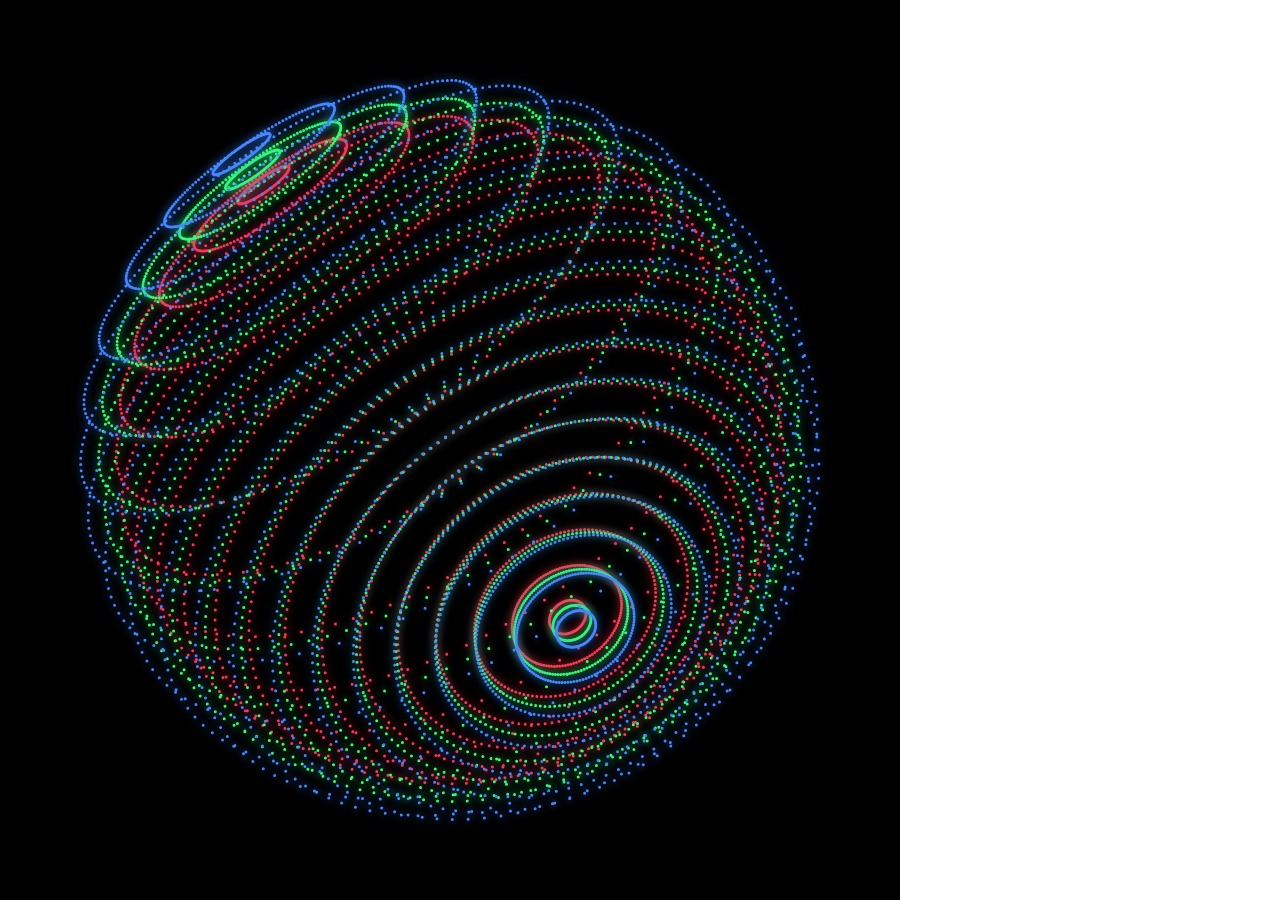
<file: v3.html>
<body style=margin:0><canvas id=c style="touch-action:none"></canvas><script>
const M=Math,q=c.getContext('2d'),N=20,SEG=130;
let az=0,el=0,drag=0,daz=0,dx=0,dy=0,de=0,prev=0,W;

const shells=[
  {r:228,color:'#ff3355',glow:'#ff2244'},
  {r:238,color:'#33ff77',glow:'#22ff66'},
  {r:248,color:'#4488ff',glow:'#3377ff'},
];

const T=39*M.PI/180,ct=M.cos(T),st=M.sin(T);
shells.forEach(s=>{
  s.rings=Array.from({length:N},(_,i)=>{
    const phi=M.PI*(i+.5)/N-M.PI/2,y=s.r*M.sin(phi),r=s.r*M.cos(phi);
    return Array.from({length:SEG+1},(_,j)=>{const t=j/SEG*6.283,x=r*M.cos(t),z=r*M.sin(t);return[x,y*ct-z*st,y*st+z*ct]});
  });
});

const f=(a,b)=>a[0]*b[0]+a[1]*b[1]+a[2]*b[2],cr=(a,b)=>[a[1]*b[2]-a[2]*b[1],a[2]*b[0]-a[0]*b[2],a[0]*b[1]-a[1]*b[0]],sb=(a,b)=>[a[0]-b[0],a[1]-b[1],a[2]-b[2]],nl=v=>{const l=M.hypot(...v);return l<1e-9?[0,1,0]:v.map(x=>x/l)};

const rs=()=>W=c.width=c.height=M.min(innerWidth,innerHeight);rs();onresize=rs;
c.ontouchstart=e=>{drag=1;dx=e.touches[0].clientX;dy=e.touches[0].clientY;daz=az;de=el};
c.ontouchmove=e=>{az=daz+(e.touches[0].clientX-dx)*.005;el=M.max(-1.3,M.min(1.3,de+(dy-e.touches[0].clientY)*.005))};
c.ontouchend=()=>drag=0;

requestAnimationFrame(function L(ts){
  if(!drag)az+=.0003*(ts-prev);prev=ts;
  const E=.3*M.sin(ts*.00028)+el,ce=M.cos(E),se=M.sin(E);
  const pos=[570*M.sin(az)*ce,570*se,570*M.cos(az)*ce];
  const fwd=nl(pos.map(v=>-v)),rgt=nl(cr(fwd,[0,1,0])),up=nl(cr(rgt,fwd)),FL=W*.85,cx=W/2;
  const pr=v=>{const d=sb(v,pos),xc=f(d,rgt),yc=f(d,up),zc=f(d,fwd);return zc<.5?0:[cx+FL*xc/zc,cx-FL*yc/zc]};

  q.fillStyle='#000';q.fillRect(0,0,W,W);
  for(const s of shells){
    q.fillStyle=s.color;q.shadowColor=s.glow;q.shadowBlur=8;
    q.beginPath();
    for(const ring of s.rings){
      for(const v of ring){const p=pr(v);if(!p)continue;q.moveTo(p[0]+1.5,p[1]);q.arc(p[0],p[1],1.5,0,6.283)}
    }
    q.fill();
  }
  q.shadowBlur=0;
  requestAnimationFrame(L);
});
</script>
</file>
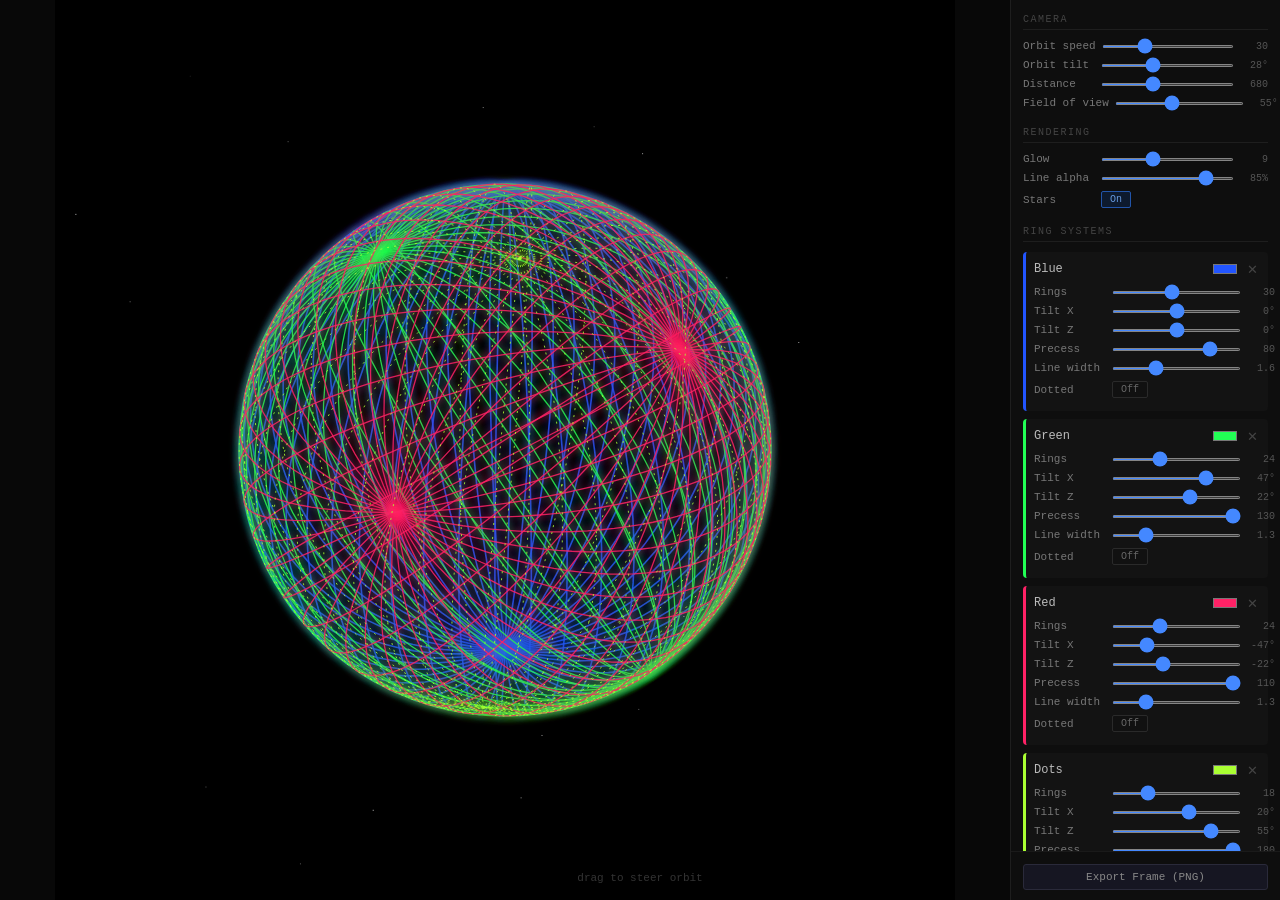
<file: archive/orbital_sphere_sidebar_ui.html>
<!DOCTYPE html>
<html lang="en">
<head>
<meta charset="UTF-8">
<meta name="viewport" content="width=device-width, initial-scale=1.0">
<title>Orbital Sphere</title>
<style>
* { box-sizing: border-box; margin: 0; padding: 0; }

body {
  display: flex;
  background: #080808;
  color: #ccc;
  font-family: 'Courier New', monospace;
  height: 100vh;
  overflow: hidden;
}

#canvas-wrap {
  flex: 1;
  display: flex;
  align-items: center;
  justify-content: center;
  min-width: 0;
}

canvas {
  cursor: grab;
  display: block;
}
canvas.dragging { cursor: grabbing; }

/* ── Panel ── */
#panel {
  width: 270px;
  flex-shrink: 0;
  background: #0e0e0e;
  border-left: 1px solid #1e1e1e;
  display: flex;
  flex-direction: column;
  overflow: hidden;
}

#panel-scroll {
  flex: 1;
  overflow-y: auto;
  padding: 14px 12px;
  scrollbar-width: thin;
  scrollbar-color: #333 transparent;
}

.section { margin-bottom: 18px; }

.section-title {
  font-size: 10px;
  text-transform: uppercase;
  letter-spacing: 1.5px;
  color: #444;
  margin-bottom: 10px;
  padding-bottom: 4px;
  border-bottom: 1px solid #1e1e1e;
}

.row {
  display: flex;
  align-items: center;
  gap: 6px;
  margin-bottom: 7px;
  font-size: 11px;
}

.row label {
  min-width: 72px;
  color: #777;
  flex-shrink: 0;
}

.row input[type=range] {
  flex: 1;
  height: 3px;
  accent-color: #4488ff;
}

.row .val {
  min-width: 28px;
  text-align: right;
  color: #555;
  font-size: 10px;
}

/* ── Ring system card ── */
.ring-card {
  background: #131313;
  border-radius: 4px;
  padding: 8px 8px 6px;
  margin-bottom: 8px;
  border-left: 3px solid #4488ff;
}

.card-header {
  display: flex;
  align-items: center;
  gap: 6px;
  margin-bottom: 8px;
}

.card-name {
  flex: 1;
  background: transparent;
  border: none;
  color: #bbb;
  font-family: 'Courier New', monospace;
  font-size: 12px;
  outline: none;
}
.card-name:focus { color: #eee; border-bottom: 1px solid #333; }

.card-color {
  width: 28px;
  height: 18px;
  border: none;
  background: none;
  cursor: pointer;
  padding: 0;
  flex-shrink: 0;
}

.card-remove {
  background: none;
  border: none;
  color: #444;
  cursor: pointer;
  font-size: 13px;
  padding: 0 2px;
  flex-shrink: 0;
  line-height: 1;
}
.card-remove:hover { color: #cc3333; }

/* ── Buttons ── */
button.action {
  background: #161622;
  border: 1px solid #2a2a3a;
  color: #888;
  padding: 6px 10px;
  cursor: pointer;
  border-radius: 3px;
  font-family: 'Courier New', monospace;
  font-size: 11px;
  width: 100%;
  margin-top: 2px;
}
button.action:hover { background: #1e1e30; color: #aaa; }

.toggle {
  background: #111;
  border: 1px solid #2a2a2a;
  color: #666;
  padding: 2px 8px;
  cursor: pointer;
  border-radius: 2px;
  font-family: 'Courier New', monospace;
  font-size: 10px;
}
.toggle.on { background: #0d1a2e; border-color: #2255aa; color: #6699dd; }

#panel-foot {
  padding: 10px 12px;
  border-top: 1px solid #1a1a1a;
}

/* Hint */
#hint {
  position: absolute;
  bottom: 16px;
  left: 50%;
  transform: translateX(-50%);
  color: #333;
  font-family: 'Courier New', monospace;
  font-size: 11px;
  pointer-events: none;
  transition: opacity 1s;
}
</style>
</head>
<body>

<div id="canvas-wrap">
  <canvas id="c"></canvas>
  <div id="hint">drag to steer orbit</div>
</div>

<div id="panel">
  <div id="panel-scroll">

    <div class="section">
      <div class="section-title">Camera</div>
      <div class="row">
        <label>Orbit speed</label>
        <input type="range" id="orbitSpeed" min="0" max="100" value="30">
        <span class="val" id="orbitSpeedV">30</span>
      </div>
      <div class="row">
        <label>Orbit tilt</label>
        <input type="range" id="orbitTilt" min="0" max="75" value="28">
        <span class="val" id="orbitTiltV">28°</span>
      </div>
      <div class="row">
        <label>Distance</label>
        <input type="range" id="camDist" min="250" max="1400" value="680">
        <span class="val" id="camDistV">680</span>
      </div>
      <div class="row">
        <label>Field of view</label>
        <input type="range" id="fov" min="20" max="100" value="55">
        <span class="val" id="fovV">55°</span>
      </div>
    </div>

    <div class="section">
      <div class="section-title">Rendering</div>
      <div class="row">
        <label>Glow</label>
        <input type="range" id="glow" min="0" max="24" value="9">
        <span class="val" id="glowV">9</span>
      </div>
      <div class="row">
        <label>Line alpha</label>
        <input type="range" id="alpha" min="10" max="100" value="85">
        <span class="val" id="alphaV">85%</span>
      </div>
      <div class="row">
        <label>Stars</label>
        <button class="toggle on" id="toggleStars">On</button>
      </div>
    </div>

    <div class="section">
      <div class="section-title">Ring Systems</div>
      <div id="ring-list"></div>
      <button class="action" id="addBtn">+ Add Ring System</button>
    </div>

  </div>
  <div id="panel-foot">
    <button class="action" id="exportBtn">Export Frame (PNG)</button>
  </div>
</div>

<script>
// ─────────────────────────────────────────────────
// 3D Math
// ─────────────────────────────────────────────────

const dot   = (a,b) => a[0]*b[0] + a[1]*b[1] + a[2]*b[2];
const cross = (a,b) => [a[1]*b[2]-a[2]*b[1], a[2]*b[0]-a[0]*b[2], a[0]*b[1]-a[1]*b[0]];
const addV  = (a,b) => [a[0]+b[0], a[1]+b[1], a[2]+b[2]];
const subV  = (a,b) => [a[0]-b[0], a[1]-b[1], a[2]-b[2]];
const scaleV = (v,s) => [v[0]*s, v[1]*s, v[2]*s];

function norm(v) {
  const l = Math.sqrt(dot(v,v));
  return l < 1e-12 ? [0,1,0] : [v[0]/l, v[1]/l, v[2]/l];
}

function rotX(v, a) {
  const c=Math.cos(a), s=Math.sin(a);
  return [v[0], c*v[1]-s*v[2], s*v[1]+c*v[2]];
}
function rotY(v, a) {
  const c=Math.cos(a), s=Math.sin(a);
  return [c*v[0]+s*v[2], v[1], -s*v[0]+c*v[2]];
}
function rotZ(v, a) {
  const c=Math.cos(a), s=Math.sin(a);
  return [c*v[0]-s*v[1], s*v[0]+c*v[1], v[2]];
}

// Rodrigues rotation: rotate v around unit axis by angle a
function rotAround(v, axis, a) {
  const c=Math.cos(a), s=Math.sin(a), d=dot(v,axis);
  const cr=cross(axis,v);
  return [
    v[0]*c + cr[0]*s + axis[0]*d*(1-c),
    v[1]*c + cr[1]*s + axis[1]*d*(1-c),
    v[2]*c + cr[2]*s + axis[2]*d*(1-c)
  ];
}

// ─────────────────────────────────────────────────
// Stars
// ─────────────────────────────────────────────────

const STAR_R = 9000;
const STAR_COUNT = 320;
const starPts = [];
const starBright = [];
const starPhase = [];
const starSize = [];

for (let i = 0; i < STAR_COUNT; i++) {
  const theta = Math.acos(2*Math.random()-1);
  const phi   = Math.random() * Math.PI * 2;
  starPts.push([
    STAR_R * Math.sin(theta) * Math.cos(phi),
    STAR_R * Math.sin(theta) * Math.sin(phi),
    STAR_R * Math.cos(theta)
  ]);
  starBright.push(0.25 + Math.random() * 0.55);
  starPhase.push(Math.random() * Math.PI * 2);
  starSize.push(Math.random() < 0.12 ? 1.5 : 1);
}

// ─────────────────────────────────────────────────
// Ring Systems
// ─────────────────────────────────────────────────

const SPHERE_R  = 200;
const SEG_COUNT = 90;  // points per ring
let nextId = 0;

function makeSystem(opts) {
  return {
    id:            nextId++,
    name:          opts.name          ?? 'Ring',
    count:         opts.count         ?? 20,
    tiltX:         opts.tiltX         ?? 0,
    tiltZ:         opts.tiltZ         ?? 0,
    color:         opts.color         ?? '#4488ff',
    lineWidth:     opts.lineWidth     ?? 1.2,
    dash:          opts.dash          ?? [],
    precRate:      opts.precRate      ?? 0.00010,
    phase:         opts.phase         ?? 0,
  };
}

let systems = [
  makeSystem({ name:'Blue',  count:30, tiltX:  0, tiltZ:  0, color:'#2255ff', lineWidth:1.6, dash:[],     precRate:0.00008,  phase:0    }),
  makeSystem({ name:'Green', count:24, tiltX: 47, tiltZ: 22, color:'#22ff55', lineWidth:1.3, dash:[],     precRate:0.000130, phase:1.05 }),
  makeSystem({ name:'Red',   count:24, tiltX:-47, tiltZ:-22, color:'#ff2266', lineWidth:1.3, dash:[],     precRate:0.000110, phase:2.30 }),
  makeSystem({ name:'Dots',  count:18, tiltX: 20, tiltZ: 55, color:'#aaff33', lineWidth:1.0, dash:[2,5],  precRate:0.000180, phase:0.70 }),
];

function getRings(sys, time) {
  // System axis derived from tilt angles
  let axis = [0, 1, 0];
  axis = norm(rotX(rotZ(axis, sys.tiltZ * Math.PI/180), sys.tiltX * Math.PI/180));

  // A vector perpendicular to axis
  const ref  = Math.abs(axis[0]) < 0.9 ? [1,0,0] : [0,1,0];
  const perp = norm(cross(axis, ref));

  const precAngle = sys.phase + time * sys.precRate;
  const rings = [];

  for (let i = 0; i < sys.count; i++) {
    const phi = (i / sys.count) * Math.PI + precAngle;
    const n   = rotAround(perp, axis, phi);   // ring normal
    const u   = axis;                          // one tangent (⊥ to n since perp ⊥ axis)
    const v   = norm(cross(n, axis));          // other tangent

    const pts = [];
    for (let j = 0; j <= SEG_COUNT; j++) {
      const t  = (j / SEG_COUNT) * 2 * Math.PI;
      const ct = Math.cos(t), st = Math.sin(t);
      pts.push([
        SPHERE_R * (ct*u[0] + st*v[0]),
        SPHERE_R * (ct*u[1] + st*v[1]),
        SPHERE_R * (ct*u[2] + st*v[2])
      ]);
    }
    rings.push(pts);
  }
  return rings;
}

// ─────────────────────────────────────────────────
// Camera & Projection
// ─────────────────────────────────────────────────

let camAz  = 0;   // azimuth (auto-incremented each frame unless dragging)
let camElOffset = 0;   // elevation offset from drag
let isDragging = false;
let dragX0 = 0, dragY0 = 0, dragAz0 = 0, dragEl0 = 0;

function getCamera(az, el, dist) {
  const cosEl = Math.cos(el), sinEl = Math.sin(el);
  const cosAz = Math.cos(az), sinAz = Math.sin(az);
  const pos = [dist*sinAz*cosEl, dist*sinEl, dist*cosAz*cosEl];
  const fwd = norm(subV([0,0,0], pos));
  const wup = [0,1,0];
  const rgt = norm(cross(fwd, wup));
  const up  = norm(cross(rgt, fwd));
  return { pos, fwd, rgt, up };
}

function project(pt, cam, focal, cx, cy) {
  const d  = subV(pt, cam.pos);
  const xc = dot(d, cam.rgt);
  const yc = dot(d, cam.up);
  const zc = dot(d, cam.fwd);
  if (zc <= 0.5) return null;
  return [cx + focal*xc/zc, cy - focal*yc/zc];
}

// ─────────────────────────────────────────────────
// Canvas
// ─────────────────────────────────────────────────

const canvas = document.getElementById('c');
const ctx    = canvas.getContext('2d');

function resize() {
  const wrap = document.getElementById('canvas-wrap');
  const size = Math.min(wrap.clientWidth, wrap.clientHeight, 900);
  canvas.width  = size;
  canvas.height = size;
}
window.addEventListener('resize', resize);
resize();

// ─────────────────────────────────────────────────
// Render
// ─────────────────────────────────────────────────

let showStars = true;

function draw(ts) {
  const W = canvas.width, H = canvas.height;

  // ── Camera params
  const orbitSpeed = document.getElementById('orbitSpeed').value / 10000;
  const tiltAmp    = document.getElementById('orbitTilt').value  * Math.PI/180;
  const dist       = parseFloat(document.getElementById('camDist').value);
  const fovDeg     = parseFloat(document.getElementById('fov').value);
  const glowAmt    = parseFloat(document.getElementById('glow').value);
  const lineAlpha  = parseFloat(document.getElementById('alpha').value) / 100;

  const focal = W / (2 * Math.tan(fovDeg * Math.PI / 360));
  const cx = W/2, cy = H/2;

  // Satellite orbit: azimuth auto-increments, elevation bobs sinusoidally
  const el = tiltAmp * Math.sin(ts * 0.00028) + camElOffset;
  const cam = getCamera(camAz, el, dist);

  // ── Background
  ctx.fillStyle = '#000';
  ctx.fillRect(0, 0, W, H);

  // ── Stars
  if (showStars) {
    ctx.fillStyle = '#fff';
    for (let si = 0; si < starPts.length; si++) {
      const p = project(starPts[si], cam, focal, cx, cy);
      if (!p) continue;
      if (p[0] < 0 || p[0] > W || p[1] < 0 || p[1] > H) continue;
      const twinkle = 0.65 + 0.35 * Math.sin(ts * 0.0015 + starPhase[si]);
      ctx.globalAlpha = starBright[si] * twinkle;
      const sz = starSize[si];
      ctx.fillRect(p[0]-sz/2, p[1]-sz/2, sz, sz);
    }
    ctx.globalAlpha = 1;
  }

  // ── Rings
  ctx.globalAlpha = lineAlpha;
  for (const sys of systems) {
    const allRings = getRings(sys, ts);
    ctx.strokeStyle   = sys.color;
    ctx.lineWidth     = sys.lineWidth;
    ctx.shadowColor   = sys.color;
    ctx.shadowBlur    = glowAmt;
    ctx.setLineDash(sys.dash);

    for (const ring of allRings) {
      ctx.beginPath();
      let penDown = false, prevNull = false;
      for (const pt of ring) {
        const p = project(pt, cam, focal, cx, cy);
        if (!p) { prevNull = true; continue; }
        if (!penDown || prevNull) { ctx.moveTo(p[0], p[1]); penDown = true; }
        else                      { ctx.lineTo(p[0], p[1]); }
        prevNull = false;
      }
      ctx.stroke();
    }
  }

  ctx.shadowBlur  = 0;
  ctx.globalAlpha = 1;
  ctx.setLineDash([]);
}

// ─────────────────────────────────────────────────
// Animation Loop
// ─────────────────────────────────────────────────

let lastTs = 0;

function loop(ts) {
  const dt = ts - lastTs;
  lastTs = ts;

  if (!isDragging) {
    const speed = document.getElementById('orbitSpeed').value / 10000;
    camAz += speed * dt;
  }

  draw(ts);
  requestAnimationFrame(loop);
}

requestAnimationFrame(ts => { lastTs = ts; requestAnimationFrame(loop); });

// ─────────────────────────────────────────────────
// Mouse / Touch
// ─────────────────────────────────────────────────

function dragStart(x, y) {
  isDragging = true;
  dragX0  = x;  dragY0  = y;
  dragAz0 = camAz; dragEl0 = camElOffset;
  canvas.classList.add('dragging');
}
function dragMove(x, y) {
  if (!isDragging) return;
  camAz       = dragAz0 + (x - dragX0) * 0.005;
  camElOffset = Math.max(-1.35, Math.min(1.35, dragEl0 - (y - dragY0) * 0.005));
}
function dragEnd() {
  isDragging = false;
  canvas.classList.remove('dragging');
}

canvas.addEventListener('mousedown',  e => dragStart(e.clientX, e.clientY));
canvas.addEventListener('mousemove',  e => dragMove(e.clientX, e.clientY));
canvas.addEventListener('mouseup',    dragEnd);
canvas.addEventListener('mouseleave', dragEnd);

canvas.addEventListener('touchstart', e => { dragStart(e.touches[0].clientX, e.touches[0].clientY); e.preventDefault(); }, { passive:false });
canvas.addEventListener('touchmove',  e => { dragMove(e.touches[0].clientX, e.touches[0].clientY);  e.preventDefault(); }, { passive:false });
canvas.addEventListener('touchend',   dragEnd);

// Hide hint after first drag
canvas.addEventListener('mousedown', () => {
  document.getElementById('hint').style.opacity = '0';
}, { once: true });

// ─────────────────────────────────────────────────
// Controls UI
// ─────────────────────────────────────────────────

function bindSlider(id, valId, fmt) {
  const sl = document.getElementById(id);
  const vl = document.getElementById(valId);
  sl.addEventListener('input', () => { vl.textContent = fmt(sl.value); });
}
bindSlider('orbitSpeed', 'orbitSpeedV', v => v);
bindSlider('orbitTilt',  'orbitTiltV',  v => v + '°');
bindSlider('camDist',    'camDistV',    v => v);
bindSlider('fov',        'fovV',        v => v + '°');
bindSlider('glow',       'glowV',       v => v);
bindSlider('alpha',      'alphaV',      v => v + '%');

document.getElementById('toggleStars').addEventListener('click', function() {
  showStars = !showStars;
  this.textContent = showStars ? 'On' : 'Off';
  this.classList.toggle('on', showStars);
});

// ─────────────────────────────────────────────────
// Ring System UI
// ─────────────────────────────────────────────────

function buildRingUI() {
  const list = document.getElementById('ring-list');
  list.innerHTML = '';

  for (const sys of systems) {
    const card = document.createElement('div');
    card.className = 'ring-card';
    card.style.borderLeftColor = sys.color;
    card.dataset.id = sys.id;

    card.innerHTML = `
      <div class="card-header">
        <input class="card-name" type="text" value="${esc(sys.name)}" data-field="name">
        <input class="card-color" type="color" value="${sys.color}" data-field="color">
        <button class="card-remove" title="Remove">✕</button>
      </div>
      <div class="row">
        <label>Rings</label>
        <input type="range" min="4" max="60" value="${sys.count}" data-field="count">
        <span class="val">${sys.count}</span>
      </div>
      <div class="row">
        <label>Tilt X</label>
        <input type="range" min="-90" max="90" value="${sys.tiltX}" data-field="tiltX">
        <span class="val">${sys.tiltX}°</span>
      </div>
      <div class="row">
        <label>Tilt Z</label>
        <input type="range" min="-90" max="90" value="${sys.tiltZ}" data-field="tiltZ">
        <span class="val">${sys.tiltZ}°</span>
      </div>
      <div class="row">
        <label>Precess</label>
        <input type="range" min="0" max="100" value="${Math.round(sys.precRate*1e6)}" data-field="precRate">
        <span class="val">${Math.round(sys.precRate*1e6)}</span>
      </div>
      <div class="row">
        <label>Line width</label>
        <input type="range" min="5" max="40" value="${sys.lineWidth*10}" data-field="lineWidth">
        <span class="val">${sys.lineWidth}</span>
      </div>
      <div class="row">
        <label>Dotted</label>
        <button class="toggle ${ sys.dash.length ? 'on' : '' }" data-field="dash">${ sys.dash.length ? 'On' : 'Off' }</button>
      </div>
    `;

    // Bind inputs
    card.querySelectorAll('[data-field]').forEach(el => {
      const field = el.dataset.field;
      const ev    = el.tagName === 'BUTTON' ? 'click' : 'input';

      el.addEventListener(ev, () => {
        const target = systems.find(s => s.id === sys.id);
        if (!target) return;

        if (field === 'name') {
          target.name = el.value;
        } else if (field === 'color') {
          target.color = el.value;
          card.style.borderLeftColor = el.value;
        } else if (field === 'count') {
          target.count = parseInt(el.value);
          el.nextElementSibling.textContent = el.value;
        } else if (field === 'tiltX') {
          target.tiltX = parseFloat(el.value);
          el.nextElementSibling.textContent = el.value + '°';
        } else if (field === 'tiltZ') {
          target.tiltZ = parseFloat(el.value);
          el.nextElementSibling.textContent = el.value + '°';
        } else if (field === 'precRate') {
          target.precRate = parseFloat(el.value) / 1e6;
          el.nextElementSibling.textContent = el.value;
        } else if (field === 'lineWidth') {
          target.lineWidth = parseFloat(el.value) / 10;
          el.nextElementSibling.textContent = target.lineWidth.toFixed(1);
        } else if (field === 'dash') {
          target.dash = target.dash.length ? [] : [2, 5];
          el.textContent = target.dash.length ? 'On' : 'Off';
          el.classList.toggle('on', target.dash.length > 0);
        }
      });
    });

    // Remove button
    card.querySelector('.card-remove').addEventListener('click', () => {
      systems = systems.filter(s => s.id !== sys.id);
      buildRingUI();
    });

    list.appendChild(card);
  }
}

function esc(s) {
  return s.replace(/&/g,'&amp;').replace(/"/g,'&quot;').replace(/</g,'&lt;');
}

document.getElementById('addBtn').addEventListener('click', () => {
  const hue = Math.floor(Math.random() * 360);
  systems.push(makeSystem({
    name:     `Ring ${systems.length + 1}`,
    count:    22,
    tiltX:    (Math.random()*180 - 90) | 0,
    tiltZ:    (Math.random()*180 - 90) | 0,
    color:    `hsl(${hue},100%,60%)`,
    lineWidth: 1.2,
    dash:     [],
    precRate: 0.00008 + Math.random() * 0.00015,
    phase:    Math.random() * Math.PI * 2,
  }));
  buildRingUI();
});

document.getElementById('exportBtn').addEventListener('click', () => {
  const a = document.createElement('a');
  a.download = `orbital-sphere-${Date.now()}.png`;
  a.href = canvas.toDataURL('image/png');
  a.click();
});

buildRingUI();
</script>
</body>
</html>
</file>
<file: soundboard/style.css>
*, *::before, *::after {
  box-sizing: border-box;
  margin: 0;
  padding: 0;
}

body {
  background: #1a0a00;
  color: #f4e4cc;
  font-family: "Segoe UI", system-ui, sans-serif;
  min-height: 100vh;
  display: flex;
  flex-direction: column;
  align-items: center;
  padding: 2rem 1rem;
}

header {
  text-align: center;
  margin-bottom: 2.5rem;
}

header h1 {
  font-size: 2.2rem;
  color: #ff6b2b;
  letter-spacing: 0.05em;
}

header p {
  margin-top: 0.4rem;
  color: #b08060;
  font-size: 0.95rem;
}

#soundboard {
  display: grid;
  grid-template-columns: repeat(auto-fill, minmax(160px, 1fr));
  gap: 1rem;
  width: 100%;
  max-width: 780px;
}

.sound-btn {
  background: #2d1500;
  border: 2px solid #ff6b2b;
  border-radius: 10px;
  color: #f4e4cc;
  cursor: pointer;
  font-size: 0.95rem;
  padding: 1.1rem 0.75rem;
  text-align: center;
  transition: background 0.15s, transform 0.1s, box-shadow 0.15s;
  word-break: break-word;
}

.sound-btn:hover {
  background: #3d2000;
  box-shadow: 0 0 12px #ff6b2b88;
}

.sound-btn:active,
.sound-btn.playing {
  background: #ff6b2b;
  color: #1a0a00;
  transform: scale(0.96);
}

.sound-btn.error {
  border-color: #cc3333;
  color: #cc3333;
}

footer {
  margin-top: 3rem;
  color: #604030;
  font-size: 0.8rem;
  text-align: center;
}

footer code {
  background: #2d1500;
  border-radius: 4px;
  padding: 0 4px;
  color: #ff9955;
}
</file>
